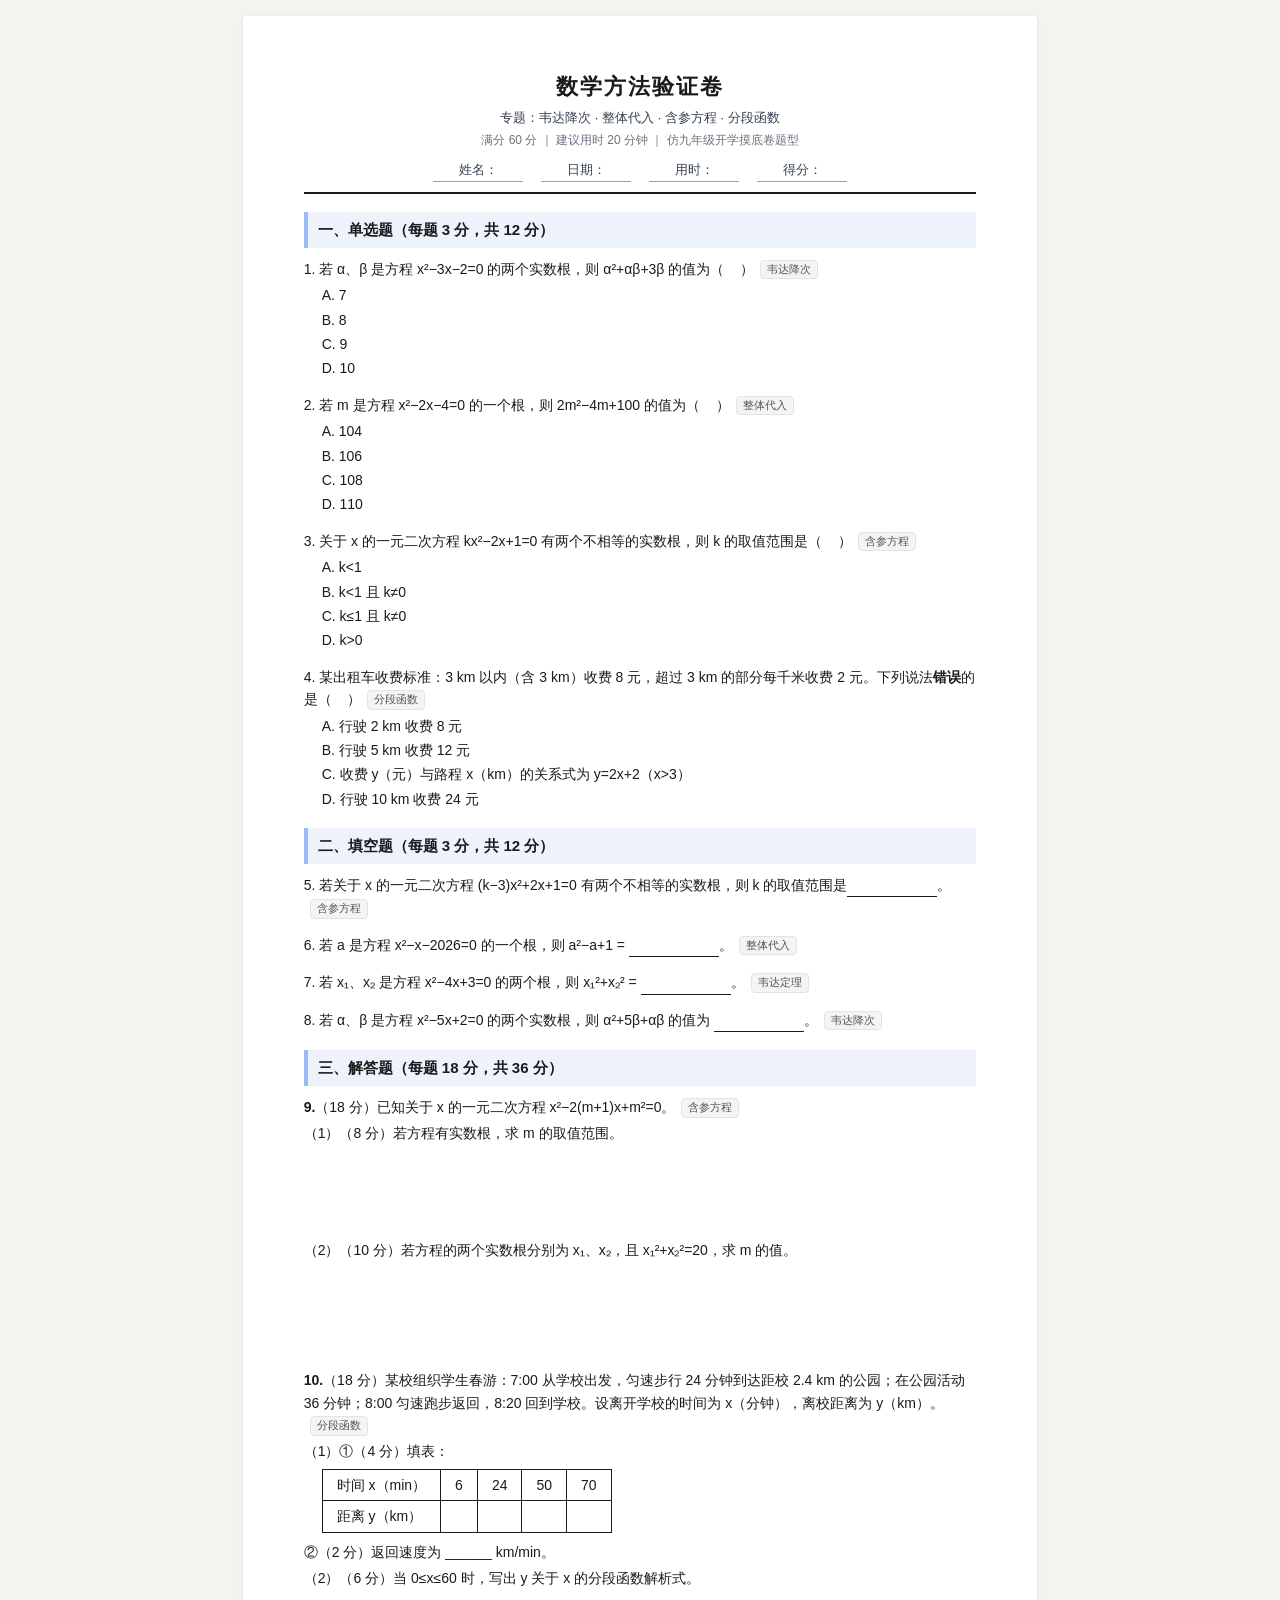
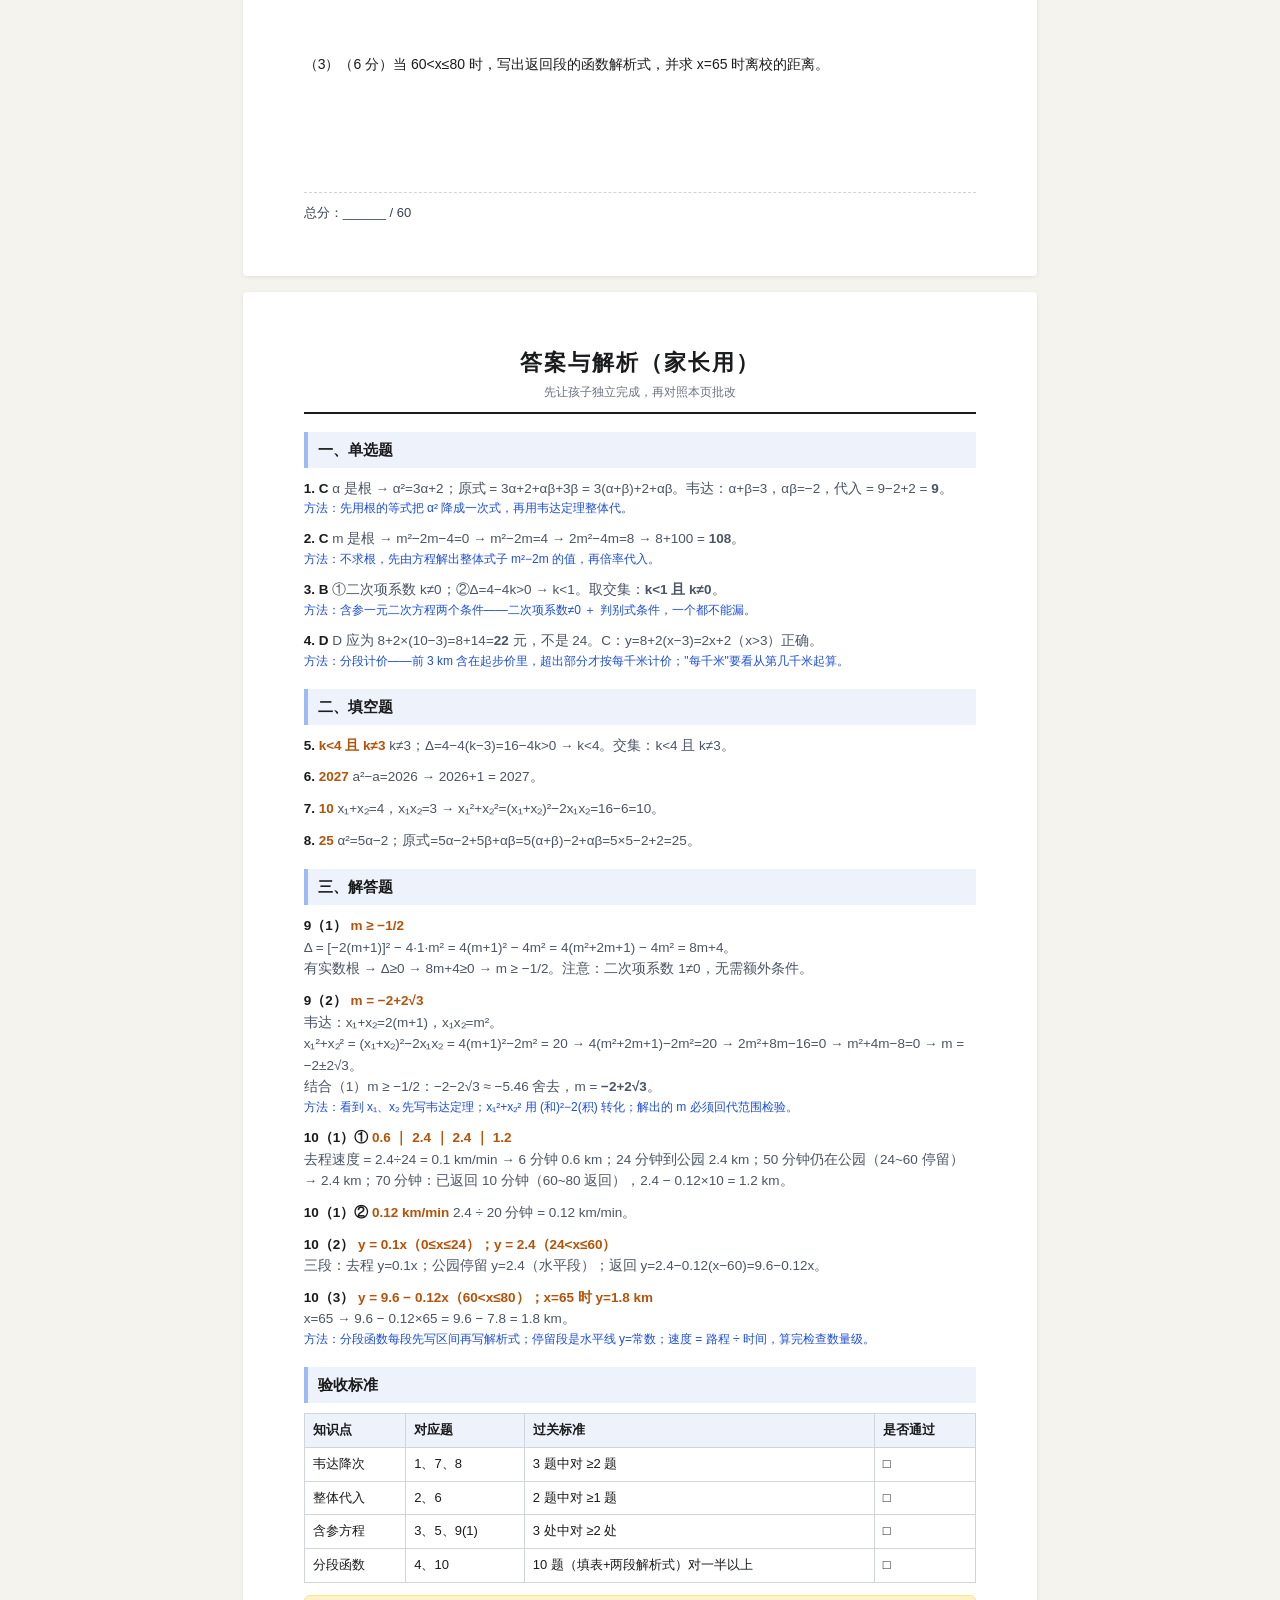
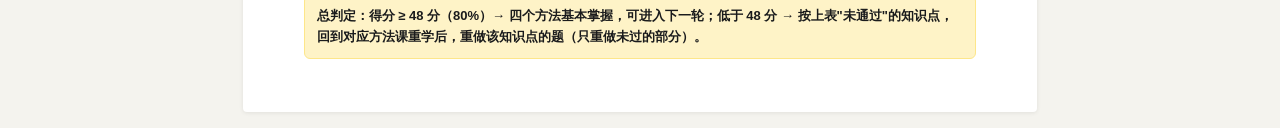
<file: 数学方法验证卷_四知识点.html>
<!DOCTYPE html>
<html lang="zh-CN">
<head>
<meta charset="UTF-8">
<meta name="viewport" content="width=device-width, initial-scale=1.0">
<title>数学方法验证卷 · 韦达降次 / 整体代入 / 含参方程 / 分段函数</title>
<style>
  * { box-sizing: border-box; margin: 0; padding: 0; }
  body {
    font-family: "Microsoft YaHei", "PingFang SC", "Segoe UI", Arial, sans-serif;
    color: #1A1B1C;
    background: #F4F3EE;
    line-height: 1.6;
  }
  .page {
    max-width: 210mm;
    margin: 16px auto;
    background: #FFFFFF;
    padding: 14mm 16mm;
    border-radius: 4px;
    box-shadow: 0 1px 4px rgba(0,0,0,0.08);
  }
  .page-break { page-break-before: always; }

  .header { text-align: center; border-bottom: 2px solid #1A1B1C; padding-bottom: 10px; }
  .header h1 { font-size: 22px; letter-spacing: 2px; }
  .header .sub { font-size: 13px; color: #374151; margin-top: 4px; }
  .header .meta { font-size: 12px; color: #6B7280; margin-top: 2px; }
  .info {
    margin-top: 10px;
    font-size: 13px;
    display: flex;
    gap: 18px;
    flex-wrap: wrap;
    justify-content: center;
    color: #374151;
  }
  .info span { border-bottom: 1px solid #9CA3AF; display: inline-block; min-width: 90px; }

  .section { margin-top: 18px; }
  .section h2 {
    font-size: 15px;
    background: #EEF2FB;
    padding: 6px 10px;
    border-left: 4px solid #9BBBF4;
    margin-bottom: 10px;
  }
  .q { margin-bottom: 14px; font-size: 14px; }
  .q .stem { margin-bottom: 4px; }
  .q .options { padding-left: 18px; }
  .q .options div { margin: 2px 0; }
  .blank { display: inline-block; min-width: 90px; border-bottom: 1px solid #1A1B1C; }
  .answer-space { min-height: 90px; }
  .answer-space-sm { min-height: 60px; }
  .note { font-size: 12px; color: #6B7280; margin-top: 2px; }
  .tag {
    display: inline-block; font-size: 11px; color: #555;
    background: #F3F4F6; border: 1px solid #E4E3DD; border-radius: 4px;
    padding: 0 6px; margin-left: 6px; vertical-align: 1px;
  }
  .score-line { margin-top: 22px; border-top: 1px dashed #D1D5DB; padding-top: 10px; font-size: 13px; color: #374151; }

  /* 答案页 */
  .ans h2 { margin-top: 16px; }
  .ans-item { margin-bottom: 10px; font-size: 13.5px; }
  .ans-item .a { color: #B45309; font-weight: 600; }
  .ans-item .exp { color: #4B5563; }
  .ans-item .method { color: #1D4ED8; font-size: 12px; }
  table.criteria {
    width: 100%; border-collapse: collapse; margin-top: 8px; font-size: 13px;
  }
  table.criteria th, table.criteria td {
    border: 1px solid #D1D5DB; padding: 6px 8px; text-align: left;
  }
  table.criteria th { background: #EEF2FB; }
  .verdict { margin-top: 12px; background: #FEF3C7; border: 1px solid #FDE68A; border-radius: 6px; padding: 10px 12px; font-size: 13px; }

  @media print {
    body { background: #FFFFFF; }
    .page { box-shadow: none; margin: 0 auto; max-width: none; }
    .page-break { page-break-before: always; }
  }
</style>
</head>
<body>

<!-- ============ 题目卷 ============ -->
<div class="page">
  <div class="header">
    <h1>数学方法验证卷</h1>
    <div class="sub">专题：韦达降次 · 整体代入 · 含参方程 · 分段函数</div>
    <div class="meta">满分 60 分 ｜ 建议用时 20 分钟 ｜ 仿九年级开学摸底卷题型</div>
    <div class="info">
      <span>姓名：</span><span>日期：</span><span>用时：</span><span>得分：</span>
    </div>
  </div>

  <div class="section">
    <h2>一、单选题（每题 3 分，共 12 分）</h2>

    <div class="q">
      <div class="stem">1. 若 α、β 是方程 x²−3x−2=0 的两个实数根，则 α²+αβ+3β 的值为（&nbsp;&nbsp;&nbsp;&nbsp;）<span class="tag">韦达降次</span></div>
      <div class="options">
        <div>A. 7</div><div>B. 8</div><div>C. 9</div><div>D. 10</div>
      </div>
    </div>

    <div class="q">
      <div class="stem">2. 若 m 是方程 x²−2x−4=0 的一个根，则 2m²−4m+100 的值为（&nbsp;&nbsp;&nbsp;&nbsp;）<span class="tag">整体代入</span></div>
      <div class="options">
        <div>A. 104</div><div>B. 106</div><div>C. 108</div><div>D. 110</div>
      </div>
    </div>

    <div class="q">
      <div class="stem">3. 关于 x 的一元二次方程 kx²−2x+1=0 有两个不相等的实数根，则 k 的取值范围是（&nbsp;&nbsp;&nbsp;&nbsp;）<span class="tag">含参方程</span></div>
      <div class="options">
        <div>A. k&lt;1</div><div>B. k&lt;1 且 k≠0</div><div>C. k≤1 且 k≠0</div><div>D. k&gt;0</div>
      </div>
    </div>

    <div class="q">
      <div class="stem">4. 某出租车收费标准：3 km 以内（含 3 km）收费 8 元，超过 3 km 的部分每千米收费 2 元。下列说法<b>错误</b>的是（&nbsp;&nbsp;&nbsp;&nbsp;）<span class="tag">分段函数</span></div>
      <div class="options">
        <div>A. 行驶 2 km 收费 8 元</div>
        <div>B. 行驶 5 km 收费 12 元</div>
        <div>C. 收费 y（元）与路程 x（km）的关系式为 y=2x+2（x&gt;3）</div>
        <div>D. 行驶 10 km 收费 24 元</div>
      </div>
    </div>
  </div>

  <div class="section">
    <h2>二、填空题（每题 3 分，共 12 分）</h2>

    <div class="q">
      <div class="stem">5. 若关于 x 的一元二次方程 (k−3)x²+2x+1=0 有两个不相等的实数根，则 k 的取值范围是<span class="blank">&nbsp;</span>。<span class="tag">含参方程</span></div>
    </div>

    <div class="q">
      <div class="stem">6. 若 a 是方程 x²−x−2026=0 的一个根，则 a²−a+1 = <span class="blank">&nbsp;</span>。<span class="tag">整体代入</span></div>
    </div>

    <div class="q">
      <div class="stem">7. 若 x₁、x₂ 是方程 x²−4x+3=0 的两个根，则 x₁²+x₂² = <span class="blank">&nbsp;</span>。<span class="tag">韦达定理</span></div>
    </div>

    <div class="q">
      <div class="stem">8. 若 α、β 是方程 x²−5x+2=0 的两个实数根，则 α²+5β+αβ 的值为 <span class="blank">&nbsp;</span>。<span class="tag">韦达降次</span></div>
    </div>
  </div>

  <div class="section">
    <h2>三、解答题（每题 18 分，共 36 分）</h2>

    <div class="q">
      <div class="stem"><b>9.</b>（18 分）已知关于 x 的一元二次方程 x²−2(m+1)x+m²=0。<span class="tag">含参方程</span></div>
      <div class="stem">（1）（8 分）若方程有实数根，求 m 的取值范围。</div>
      <div class="answer-space"></div>
      <div class="stem">（2）（10 分）若方程的两个实数根分别为 x₁、x₂，且 x₁²+x₂²=20，求 m 的值。</div>
      <div class="answer-space"></div>
    </div>

    <div class="q">
      <div class="stem"><b>10.</b>（18 分）某校组织学生春游：7:00 从学校出发，匀速步行 24 分钟到达距校 2.4 km 的公园；在公园活动 36 分钟；8:00 匀速跑步返回，8:20 回到学校。设离开学校的时间为 x（分钟），离校距离为 y（km）。<span class="tag">分段函数</span></div>
      <div class="stem">（1）①（4 分）填表：</div>
      <table style="border-collapse:collapse;margin:6px 0 8px 18px;font-size:14px;">
        <tr>
          <td style="border:1px solid #1A1B1C;padding:4px 14px;">时间 x（min）</td>
          <td style="border:1px solid #1A1B1C;padding:4px 14px;">6</td>
          <td style="border:1px solid #1A1B1C;padding:4px 14px;">24</td>
          <td style="border:1px solid #1A1B1C;padding:4px 14px;">50</td>
          <td style="border:1px solid #1A1B1C;padding:4px 14px;">70</td>
        </tr>
        <tr>
          <td style="border:1px solid #1A1B1C;padding:4px 14px;">距离 y（km）</td>
          <td style="border:1px solid #1A1B1C;padding:4px 14px;">&nbsp;</td>
          <td style="border:1px solid #1A1B1C;padding:4px 14px;">&nbsp;</td>
          <td style="border:1px solid #1A1B1C;padding:4px 14px;">&nbsp;</td>
          <td style="border:1px solid #1A1B1C;padding:4px 14px;">&nbsp;</td>
        </tr>
      </table>
      <div class="stem">②（2 分）返回速度为 ______ km/min。</div>
      <div class="stem">（2）（6 分）当 0≤x≤60 时，写出 y 关于 x 的分段函数解析式。</div>
      <div class="answer-space-sm"></div>
      <div class="stem">（3）（6 分）当 60&lt;x≤80 时，写出返回段的函数解析式，并求 x=65 时离校的距离。</div>
      <div class="answer-space"></div>
    </div>
  </div>

  <div class="score-line">总分：______ / 60</div>
</div>

<!-- ============ 答案与解析页 ============ -->
<div class="page page-break ans">
  <div class="header">
    <h1>答案与解析（家长用）</h1>
    <div class="meta">先让孩子独立完成，再对照本页批改</div>
  </div>

  <div class="section">
    <h2>一、单选题</h2>
    <div class="ans-item"><b>1. C</b> <span class="exp">α 是根 → α²=3α+2；原式 = 3α+2+αβ+3β = 3(α+β)+2+αβ。韦达：α+β=3，αβ=−2，代入 = 9−2+2 = <b>9</b>。</span><div class="method">方法：先用根的等式把 α² 降成一次式，再用韦达定理整体代。</div></div>
    <div class="ans-item"><b>2. C</b> <span class="exp">m 是根 → m²−2m−4=0 → m²−2m=4 → 2m²−4m=8 → 8+100 = <b>108</b>。</span><div class="method">方法：不求根，先由方程解出整体式子 m²−2m 的值，再倍率代入。</div></div>
    <div class="ans-item"><b>3. B</b> <span class="exp">①二次项系数 k≠0；②Δ=4−4k&gt;0 → k&lt;1。取交集：<b>k&lt;1 且 k≠0</b>。</span><div class="method">方法：含参一元二次方程两个条件——二次项系数≠0 ＋ 判别式条件，一个都不能漏。</div></div>
    <div class="ans-item"><b>4. D</b> <span class="exp">D 应为 8+2×(10−3)=8+14=<b>22</b> 元，不是 24。C：y=8+2(x−3)=2x+2（x&gt;3）正确。</span><div class="method">方法：分段计价——前 3 km 含在起步价里，超出部分才按每千米计价；"每千米"要看从第几千米起算。</div></div>
  </div>

  <div class="section">
    <h2>二、填空题</h2>
    <div class="ans-item"><b>5.</b> <span class="a">k&lt;4 且 k≠3</span> <span class="exp">k≠3；Δ=4−4(k−3)=16−4k&gt;0 → k&lt;4。交集：k&lt;4 且 k≠3。</span></div>
    <div class="ans-item"><b>6.</b> <span class="a">2027</span> <span class="exp">a²−a=2026 → 2026+1 = 2027。</span></div>
    <div class="ans-item"><b>7.</b> <span class="a">10</span> <span class="exp">x₁+x₂=4，x₁x₂=3 → x₁²+x₂²=(x₁+x₂)²−2x₁x₂=16−6=10。</span></div>
    <div class="ans-item"><b>8.</b> <span class="a">25</span> <span class="exp">α²=5α−2；原式=5α−2+5β+αβ=5(α+β)−2+αβ=5×5−2+2=25。</span></div>
  </div>

  <div class="section">
    <h2>三、解答题</h2>
    <div class="ans-item"><b>9（1）</b> <span class="a">m ≥ −1/2</span><br>
      <span class="exp">Δ = [−2(m+1)]² − 4·1·m² = 4(m+1)² − 4m² = 4(m²+2m+1) − 4m² = 8m+4。<br>有实数根 → Δ≥0 → 8m+4≥0 → m ≥ −1/2。注意：二次项系数 1≠0，无需额外条件。</span></div>
    <div class="ans-item"><b>9（2）</b> <span class="a">m = −2+2√3</span><br>
      <span class="exp">韦达：x₁+x₂=2(m+1)，x₁x₂=m²。<br>x₁²+x₂² = (x₁+x₂)²−2x₁x₂ = 4(m+1)²−2m² = 20 → 4(m²+2m+1)−2m²=20 → 2m²+8m−16=0 → m²+4m−8=0 → m = −2±2√3。<br>结合（1）m ≥ −1/2：−2−2√3 ≈ −5.46 舍去，m = <b>−2+2√3</b>。</span>
      <div class="method">方法：看到 x₁、x₂ 先写韦达定理；x₁²+x₂² 用 (和)²−2(积) 转化；解出的 m 必须回代范围检验。</div></div>
    <div class="ans-item"><b>10（1）①</b> <span class="a">0.6 ｜ 2.4 ｜ 2.4 ｜ 1.2</span><br>
      <span class="exp">去程速度 = 2.4÷24 = 0.1 km/min → 6 分钟 0.6 km；24 分钟到公园 2.4 km；50 分钟仍在公园（24~60 停留）→ 2.4 km；70 分钟：已返回 10 分钟（60~80 返回），2.4 − 0.12×10 = 1.2 km。</span></div>
    <div class="ans-item"><b>10（1）②</b> <span class="a">0.12 km/min</span> <span class="exp">2.4 ÷ 20 分钟 = 0.12 km/min。</span></div>
    <div class="ans-item"><b>10（2）</b> <span class="a">y = 0.1x（0≤x≤24）；y = 2.4（24&lt;x≤60）</span><br>
      <span class="exp">三段：去程 y=0.1x；公园停留 y=2.4（水平段）；返回 y=2.4−0.12(x−60)=9.6−0.12x。</span></div>
    <div class="ans-item"><b>10（3）</b> <span class="a">y = 9.6 − 0.12x（60&lt;x≤80）；x=65 时 y=1.8 km</span><br>
      <span class="exp">x=65 → 9.6 − 0.12×65 = 9.6 − 7.8 = 1.8 km。</span>
      <div class="method">方法：分段函数每段先写区间再写解析式；停留段是水平线 y=常数；速度 = 路程 ÷ 时间，算完检查数量级。</div></div>
  </div>

  <div class="section">
    <h2>验收标准</h2>
    <table class="criteria">
      <tr><th>知识点</th><th>对应题</th><th>过关标准</th><th>是否通过</th></tr>
      <tr><td>韦达降次</td><td>1、7、8</td><td>3 题中对 ≥2 题</td><td>□</td></tr>
      <tr><td>整体代入</td><td>2、6</td><td>2 题中对 ≥1 题</td><td>□</td></tr>
      <tr><td>含参方程</td><td>3、5、9(1)</td><td>3 处中对 ≥2 处</td><td>□</td></tr>
      <tr><td>分段函数</td><td>4、10</td><td>10 题（填表+两段解析式）对一半以上</td><td>□</td></tr>
    </table>
    <div class="verdict">
      <b>总判定：得分 ≥ 48 分（80%）→ 四个方法基本掌握，可进入下一轮；低于 48 分 → 按上表"未通过"的知识点，回到对应方法课重学后，重做该知识点的题（只重做未过的部分）。</b>
    </div>
  </div>
</div>

</body>
</html>
</file>
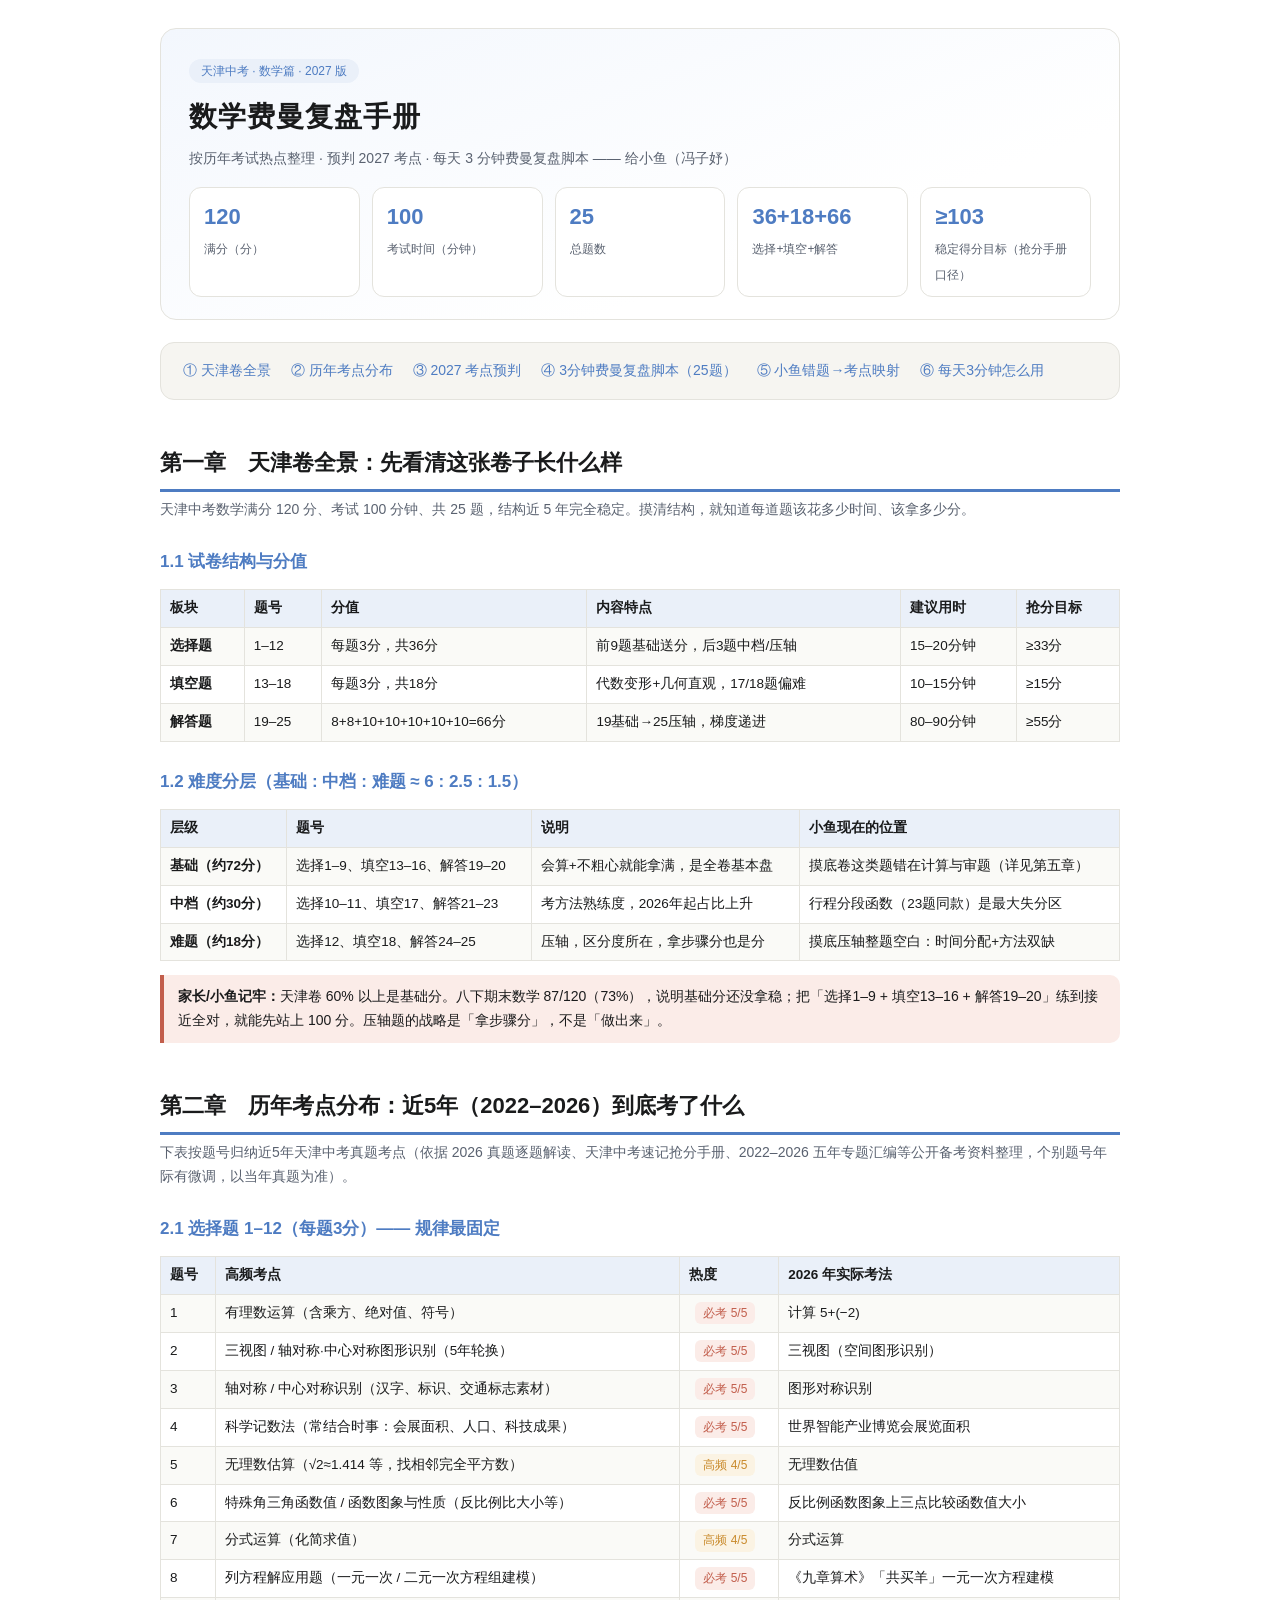
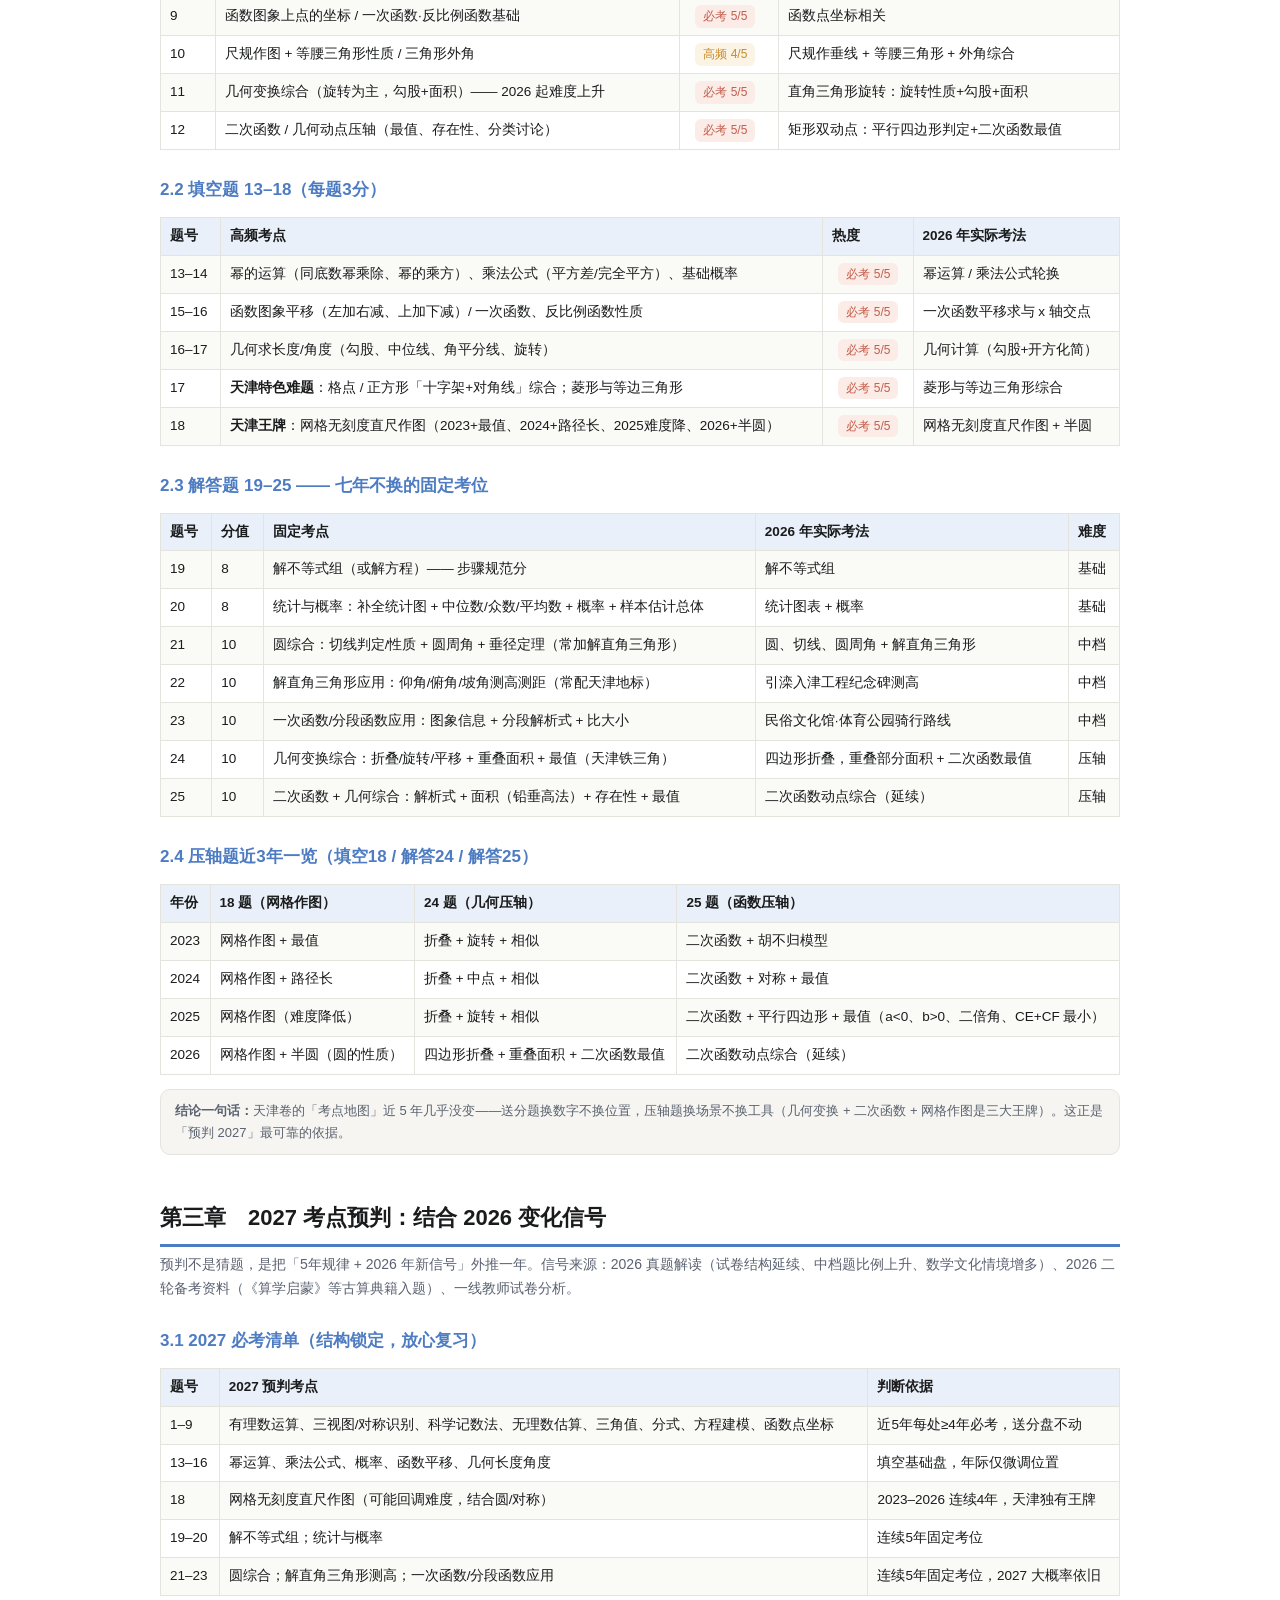
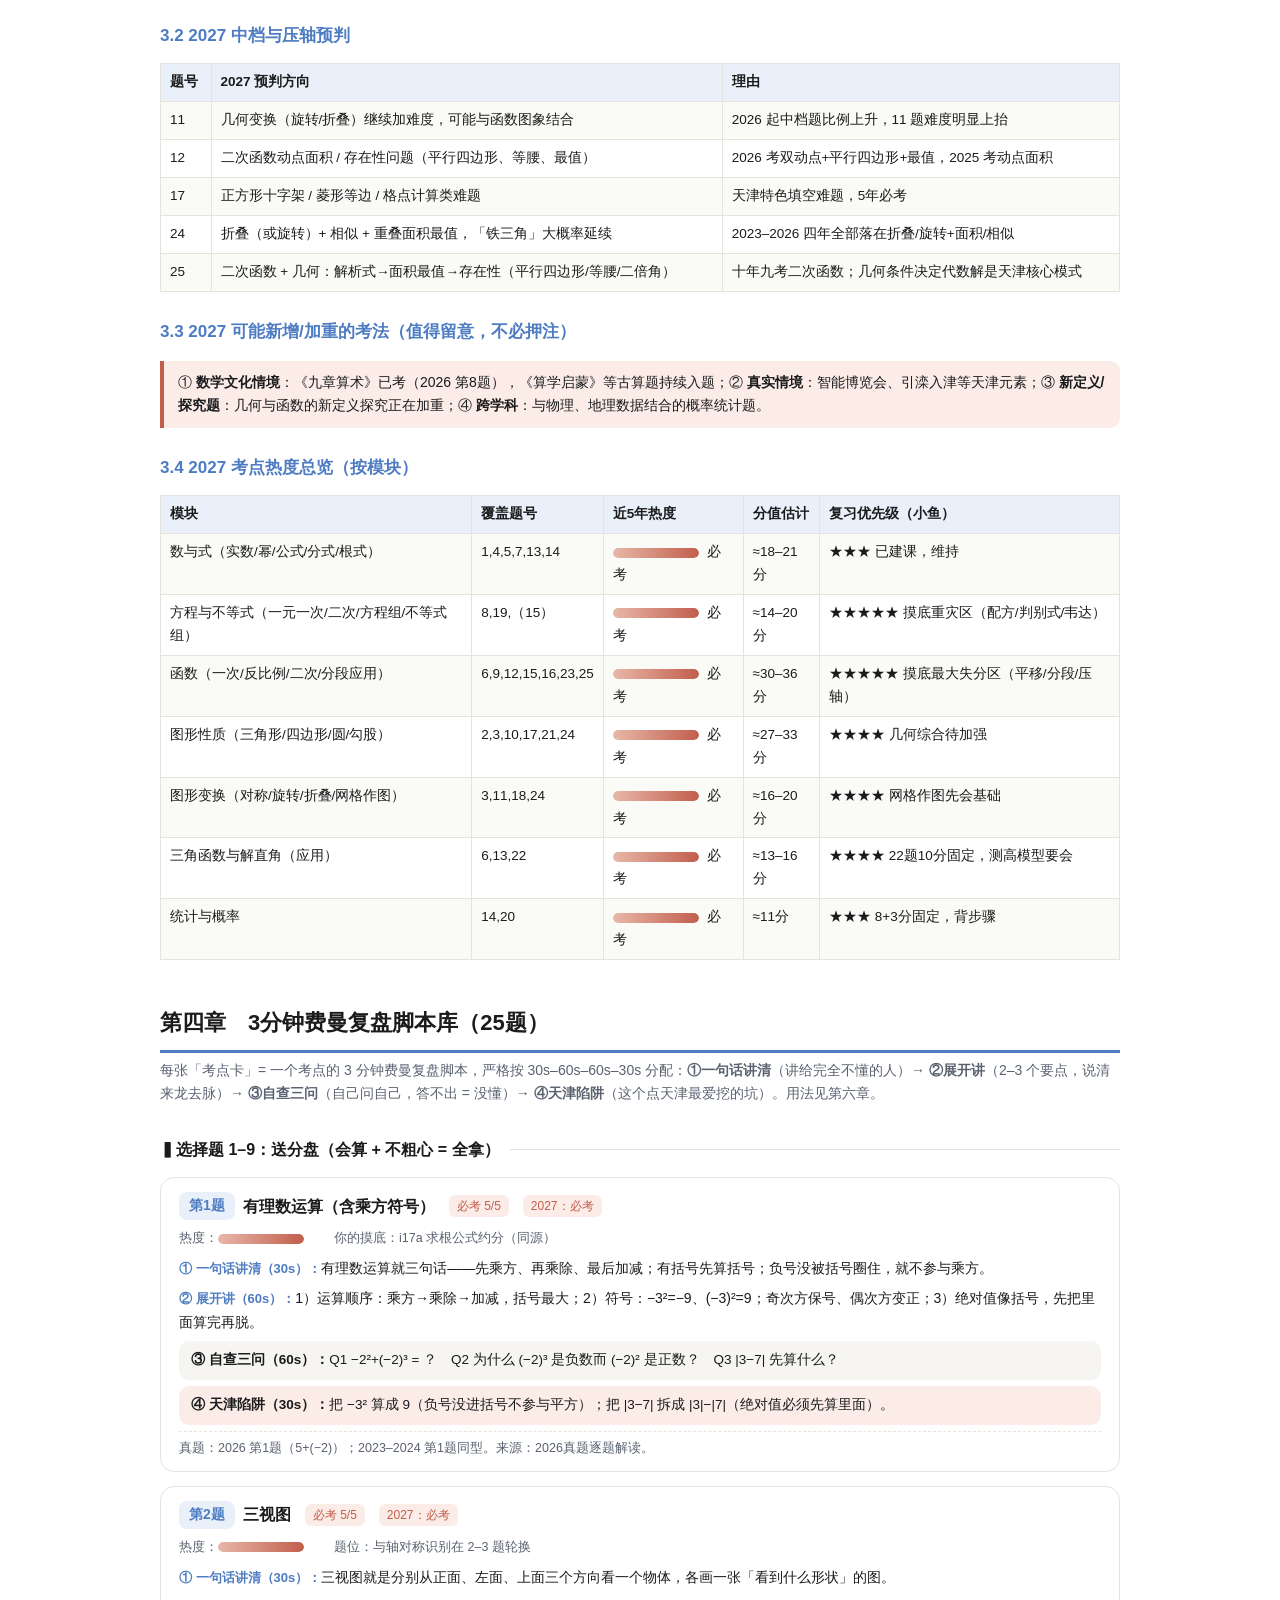
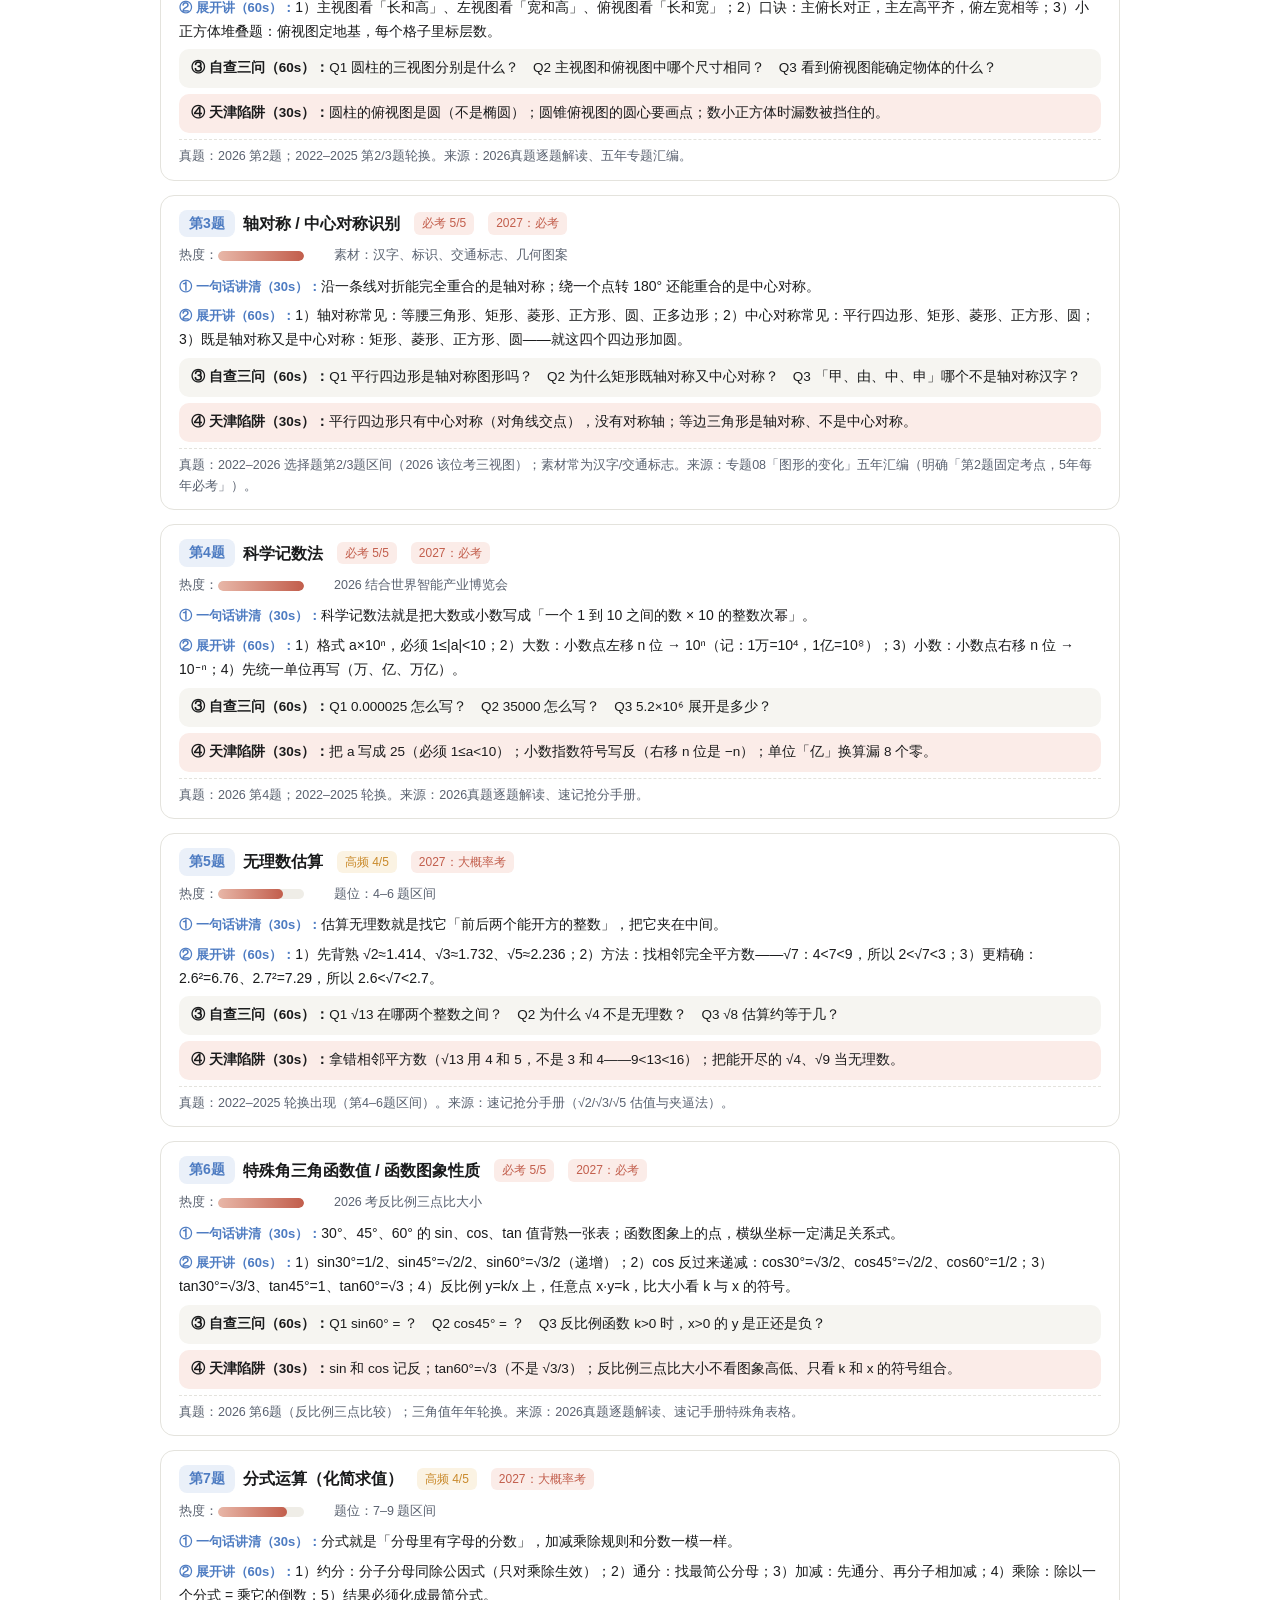
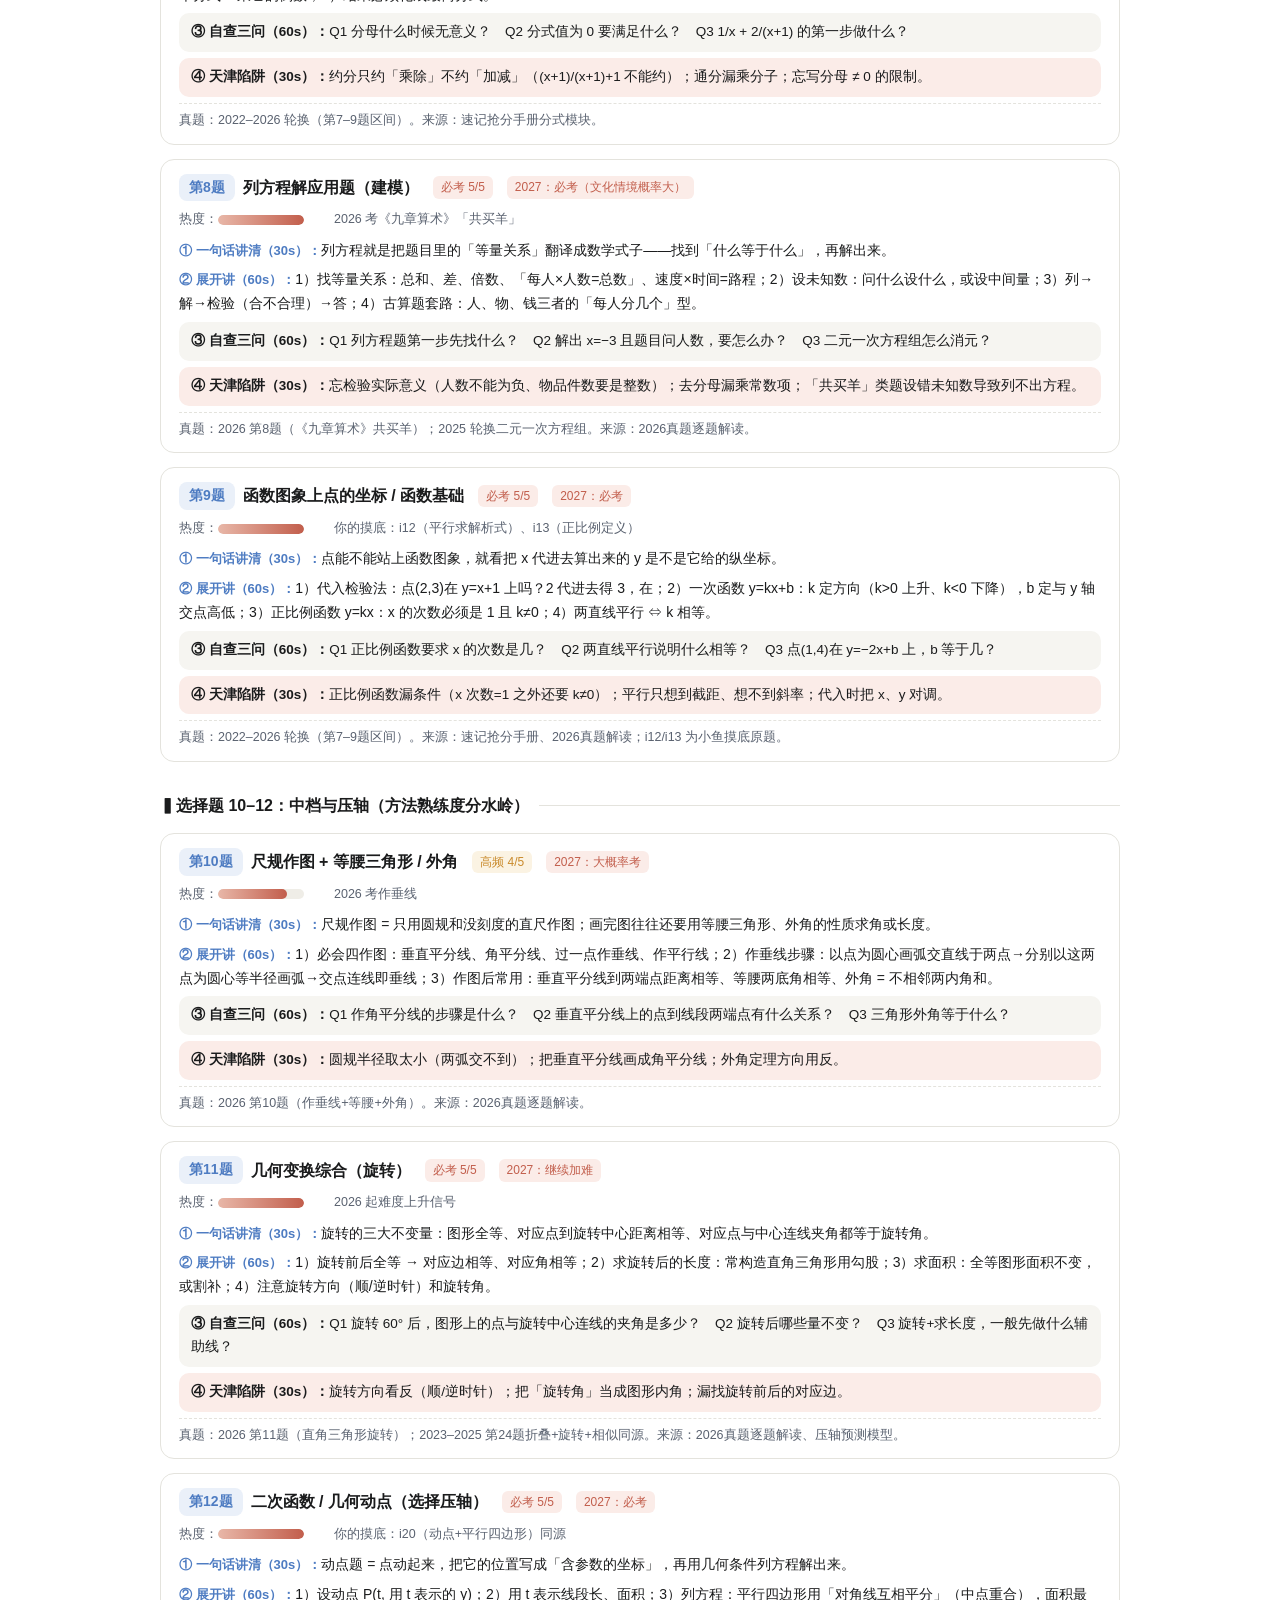
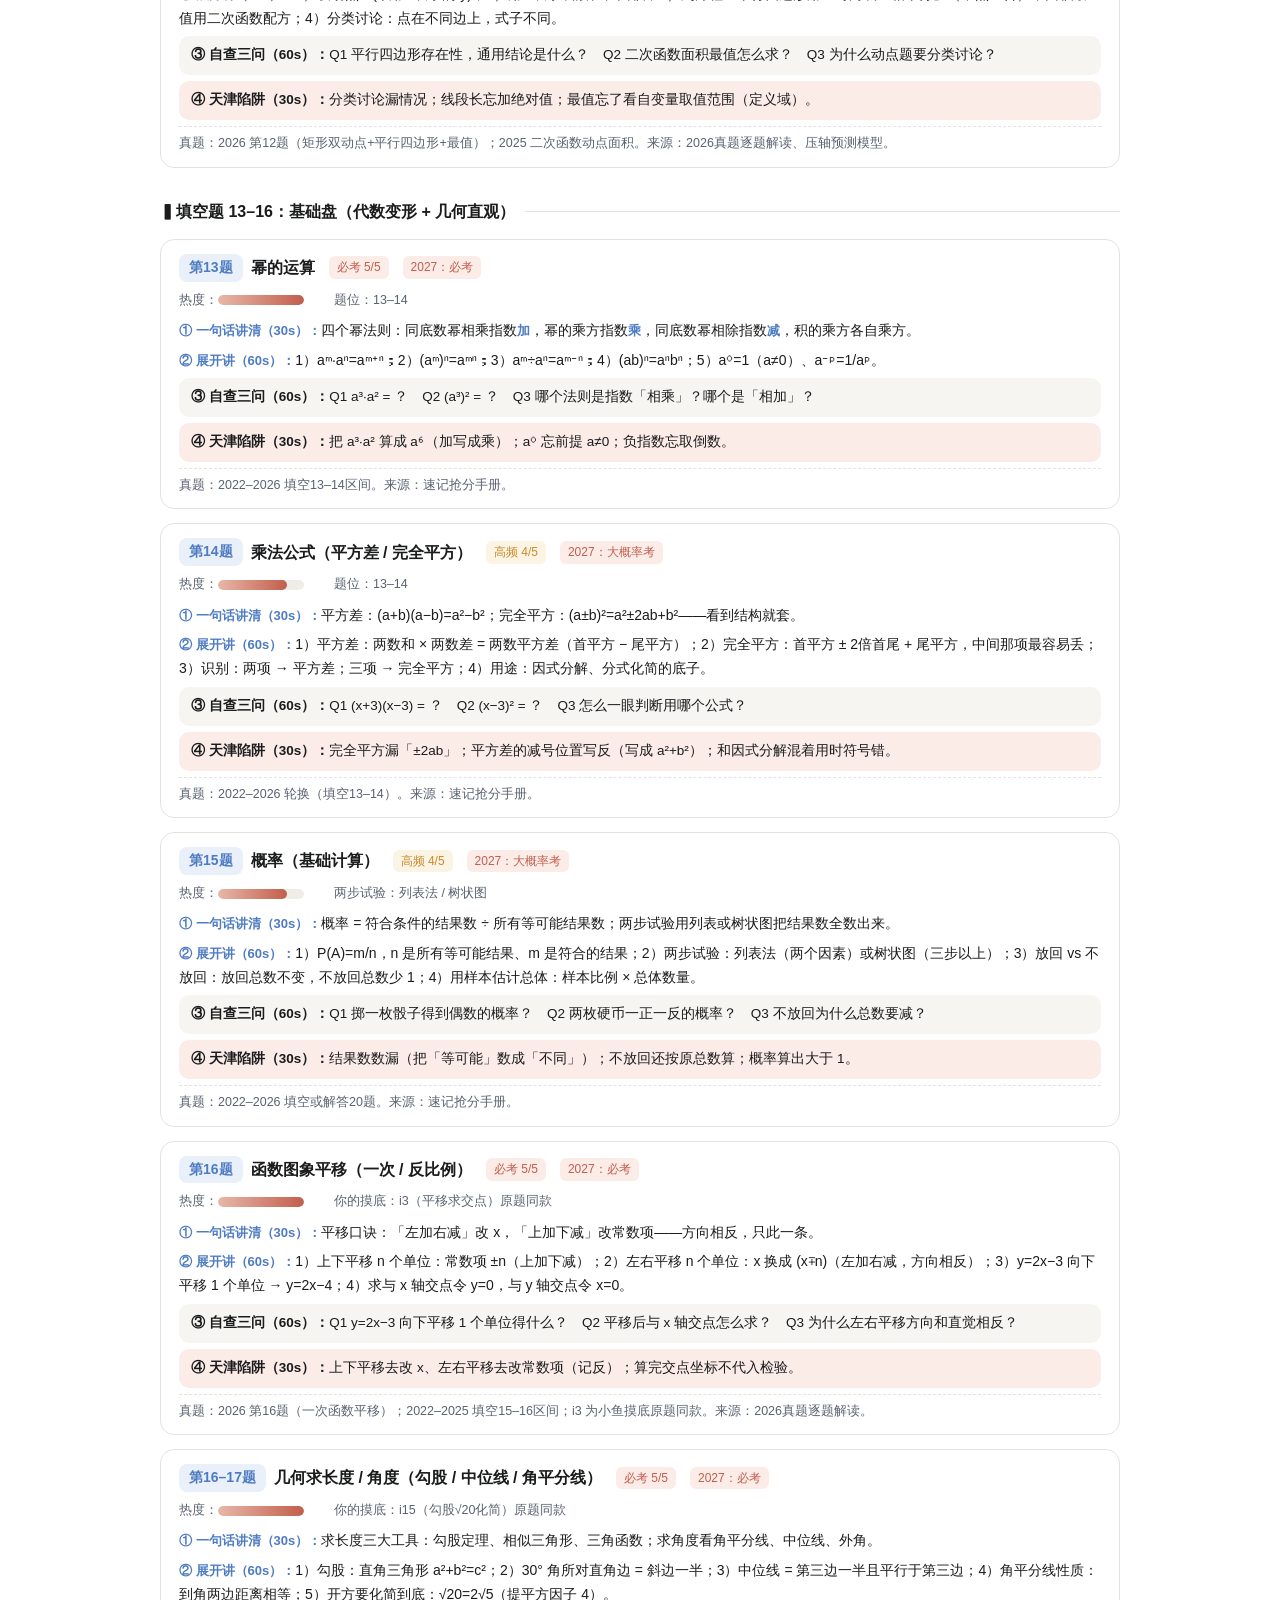
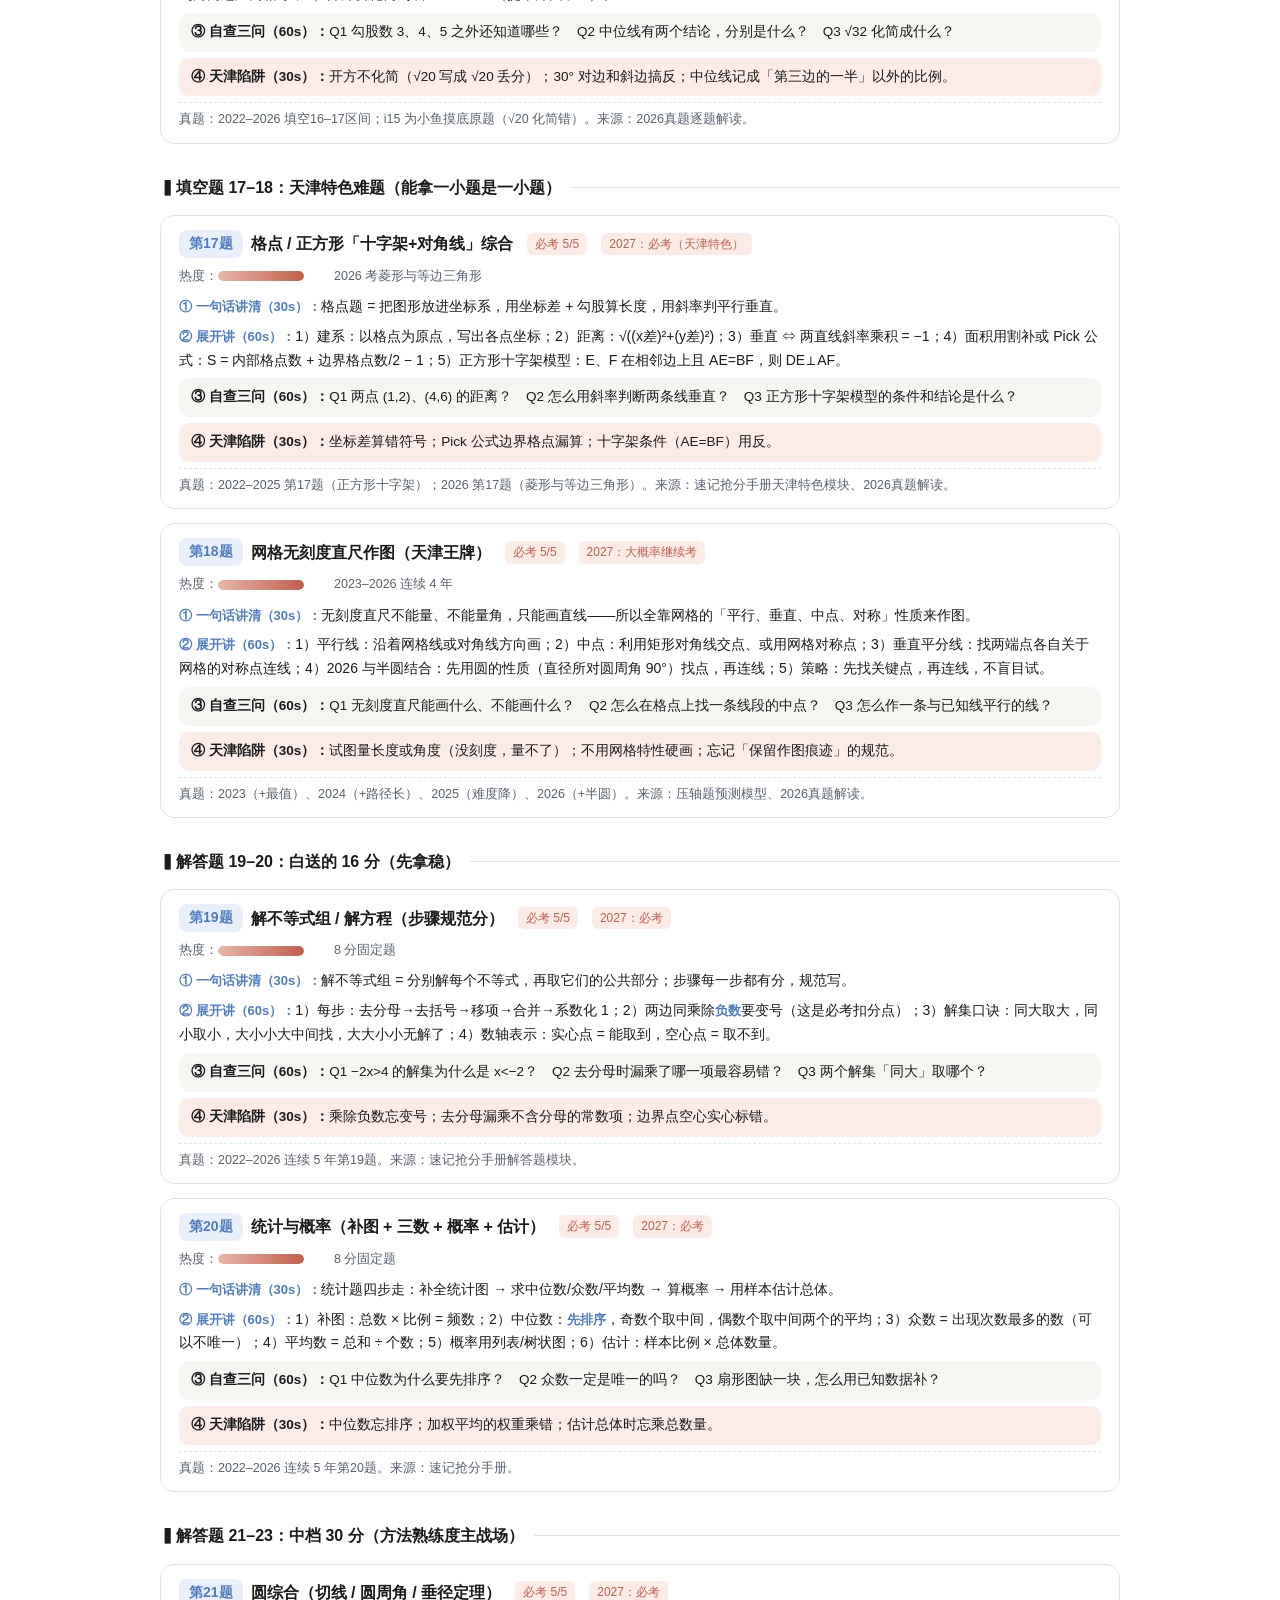
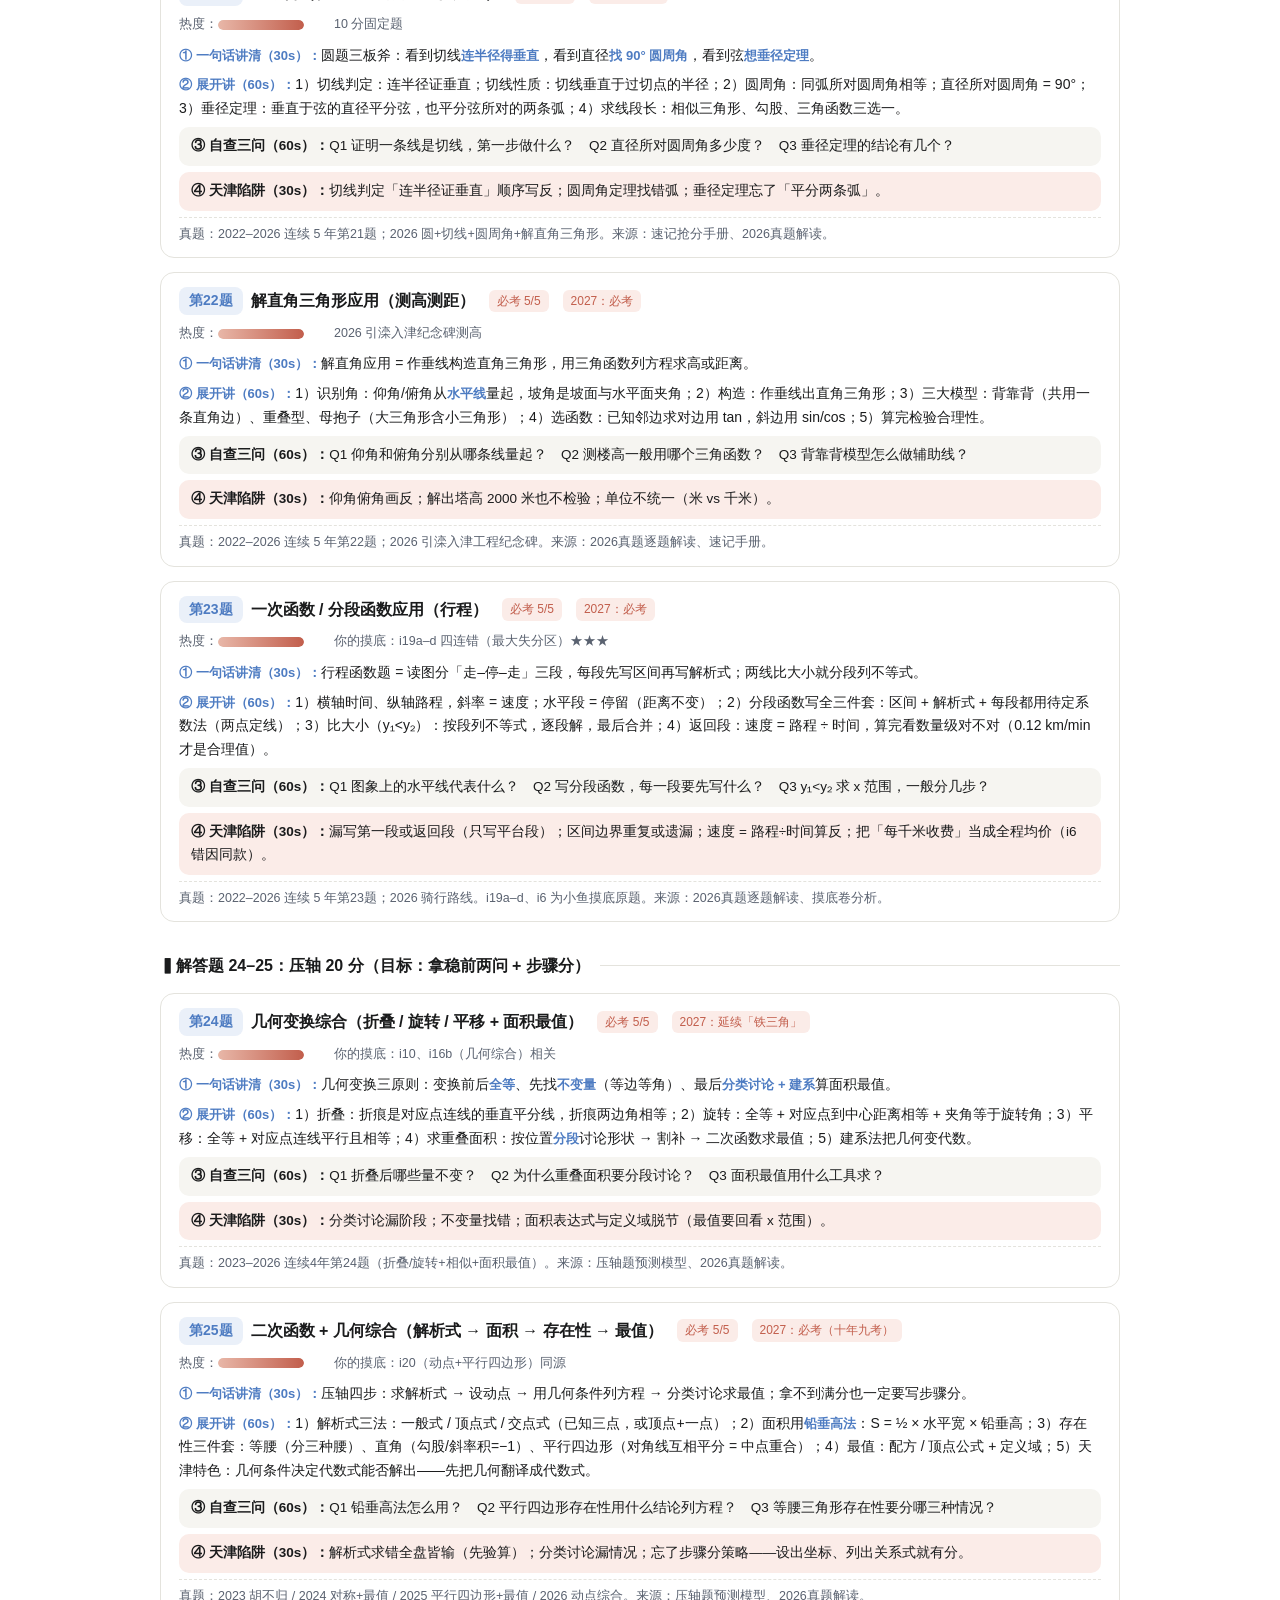
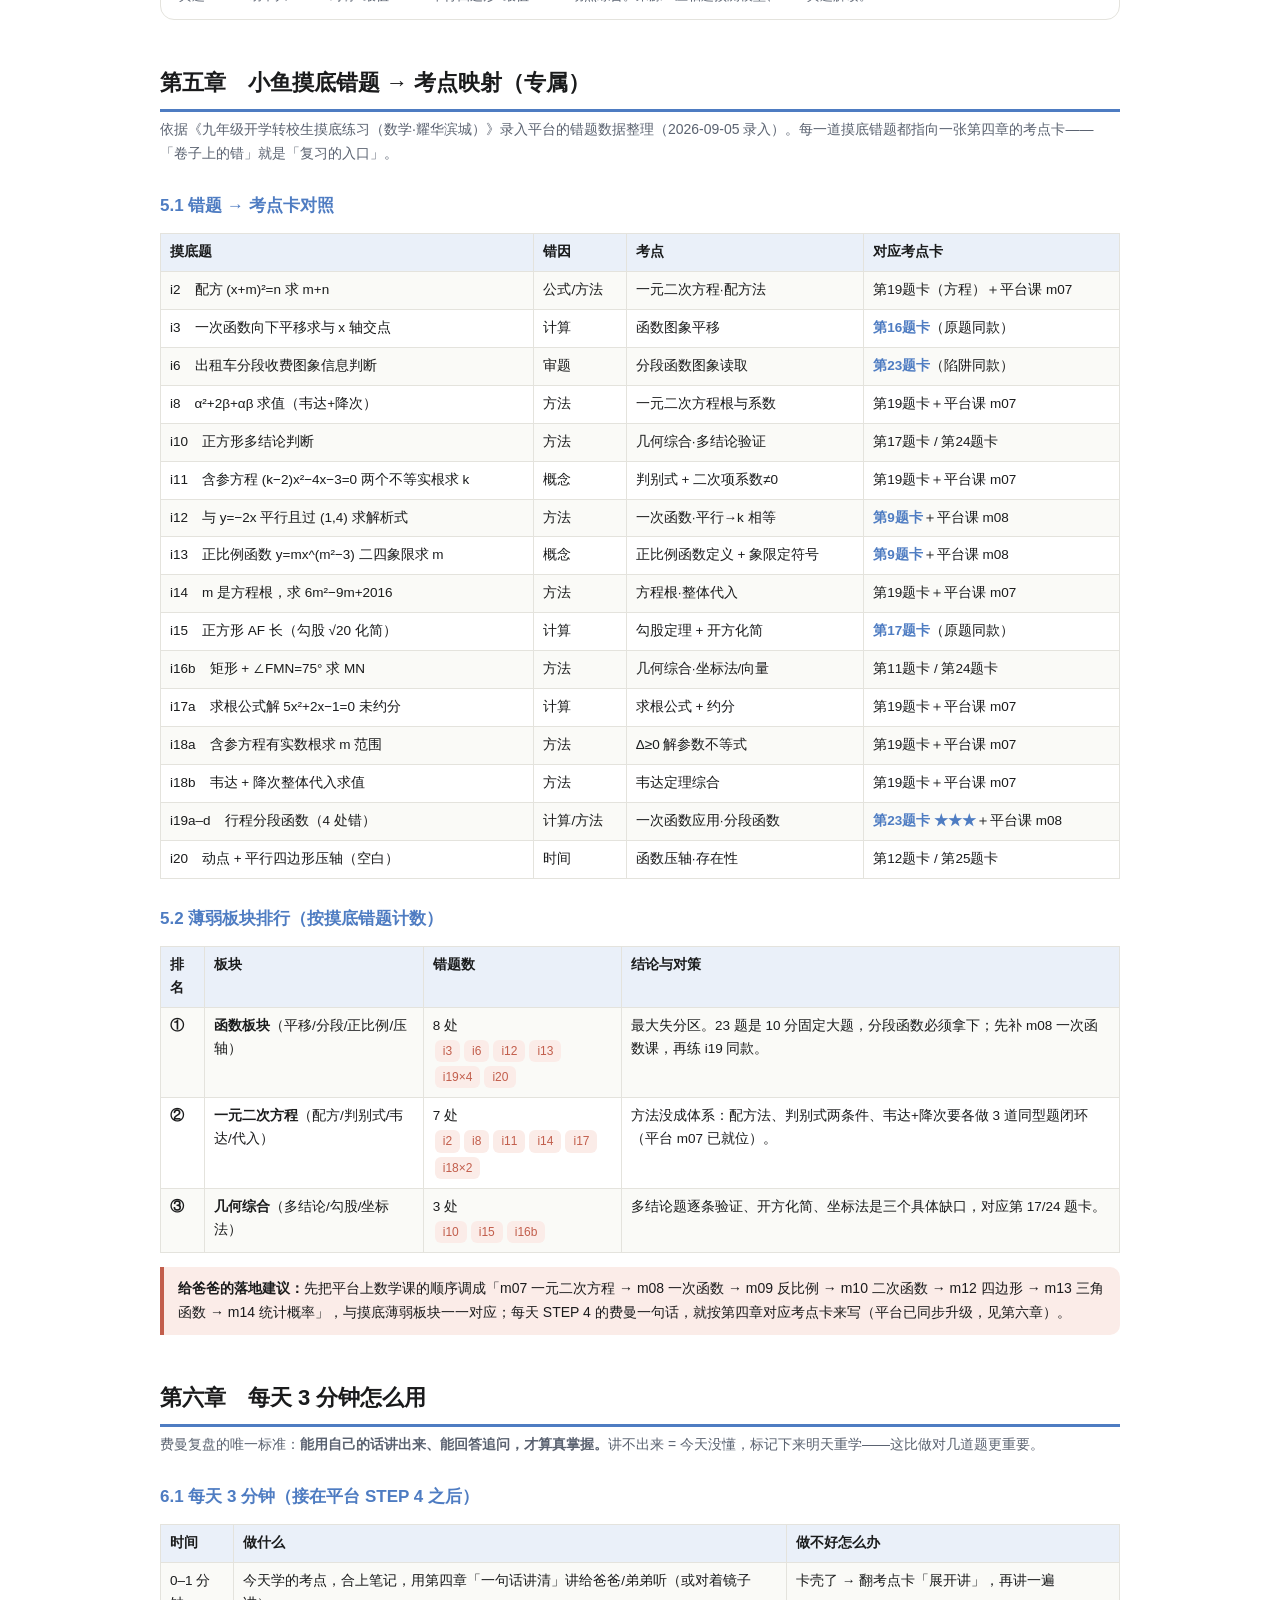
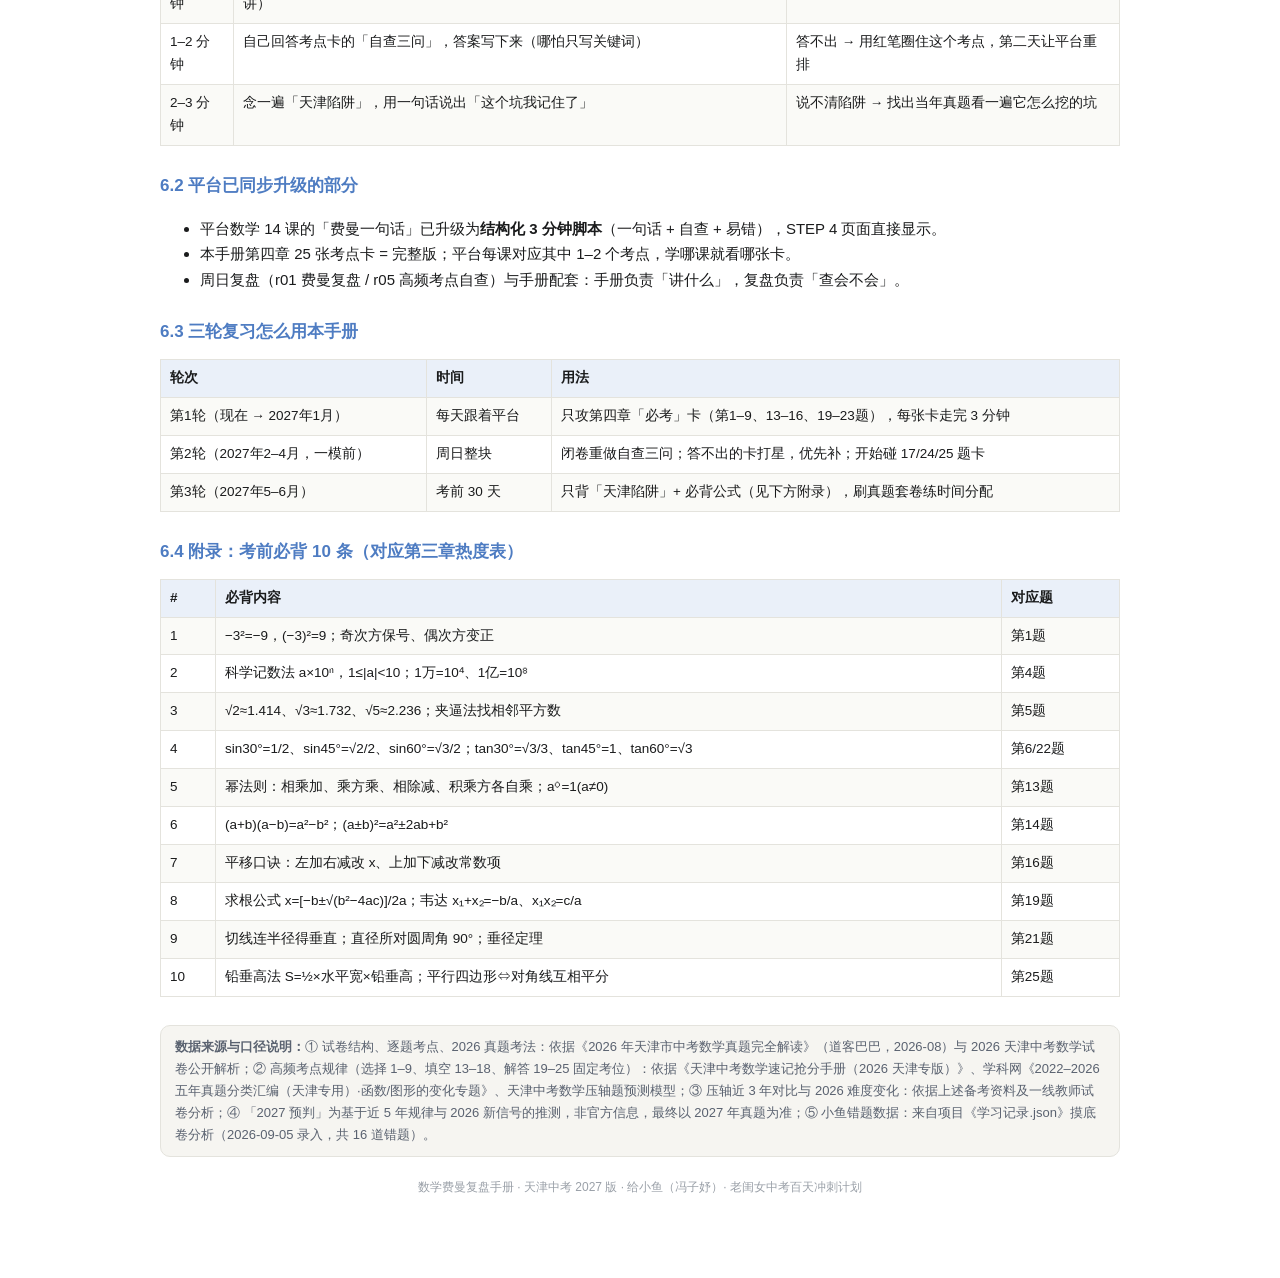
<file: 数学费曼复盘手册.html>
<!DOCTYPE html>
<html lang="zh-CN">
<head>
<meta charset="UTF-8">
<meta name="viewport" content="width=device-width, initial-scale=1.0">
<title>数学费曼复盘手册 · 天津中考数学（2027版）</title>
<style>
  :root{
    --ink:#1A1B1C; --sub:#5A6270; --line:#E4E3DD; --bg:#FFFFFF; --soft:#F6F5F1;
    --accent:#4E7CC2; --accent-soft:#EAF0F9; --hot:#C25E4C; --hot-soft:#FBEce8;
    --mid:#C98A2B; --mid-soft:#FBF3E3; --ok:#3E7C5A; --ok-soft:#E9F4EE;
  }
  *{box-sizing:border-box;}
  body{margin:0;background:var(--bg);color:var(--ink);
       font-family:"Microsoft YaHei","PingFang SC","Segoe UI",Arial,sans-serif;
       font-size:15px;line-height:1.7;}
  .wrap{max-width:1000px;margin:0 auto;padding:28px 20px 80px;}
  /* ---------- 头部 ---------- */
  .hero{border:1px solid var(--line);border-radius:16px;padding:28px 28px 22px;
        background:linear-gradient(160deg,#F3F7FD 0%,#FFFFFF 70%);}
  .hero .tag{display:inline-block;font-size:12px;color:var(--accent);
             background:var(--accent-soft);border-radius:20px;padding:2px 12px;margin-bottom:10px;}
  .hero h1{margin:0 0 6px;font-size:28px;letter-spacing:1px;}
  .hero .sub{color:var(--sub);font-size:14px;margin:0 0 16px;}
  .stats{display:flex;flex-wrap:wrap;gap:12px;}
  .stat{flex:1 1 130px;border:1px solid var(--line);border-radius:12px;padding:10px 14px;background:#fff;}
  .stat b{display:block;font-size:22px;color:var(--accent);}
  .stat span{font-size:12px;color:var(--sub);}
  /* ---------- 导航 ---------- */
  nav.toc{border:1px solid var(--line);border-radius:14px;padding:16px 22px;margin:22px 0;
          background:var(--soft);font-size:14px;}
  nav.toc a{color:var(--accent);text-decoration:none;margin-right:16px;white-space:nowrap;}
  nav.toc a:hover{text-decoration:underline;}
  /* ---------- 章节 ---------- */
  h2.sec{font-size:22px;margin:44px 0 6px;padding-bottom:8px;border-bottom:3px solid var(--accent);}
  h3{font-size:17px;margin:26px 0 8px;color:var(--accent);}
  p.lead{color:var(--sub);font-size:14px;margin-top:2px;}
  table{border-collapse:collapse;width:100%;font-size:13.5px;margin:12px 0;}
  th,td{border:1px solid var(--line);padding:7px 9px;text-align:left;vertical-align:top;}
  th{background:var(--accent-soft);color:var(--ink);font-weight:600;}
  tr:nth-child(even) td{background:#FAFAF7;}
  .tip{background:var(--hot-soft);border-left:4px solid var(--hot);padding:10px 14px;border-radius:0 10px 10px 0;
       font-size:14px;margin:14px 0;}
  .note{background:var(--soft);border:1px solid var(--line);border-radius:10px;padding:10px 14px;
        font-size:13px;color:var(--sub);margin:14px 0;}
  /* ---------- 热度条 ---------- */
  .hotbar{display:inline-block;width:86px;height:10px;background:#EFEDE7;border-radius:6px;vertical-align:middle;margin-right:8px;overflow:hidden;}
  .hotbar i{display:block;height:100%;border-radius:6px;background:linear-gradient(90deg,#E8B7A8,#C25E4C);}
  .lv{display:inline-block;font-size:12px;border-radius:6px;padding:1px 8px;margin-left:6px;}
  .lv-must{background:var(--hot-soft);color:var(--hot);}
  .lv-high{background:var(--mid-soft);color:var(--mid);}
  .lv-mid{background:var(--accent-soft);color:var(--accent);}
  /* ---------- 考点卡 ---------- */
  .card{border:1px solid var(--line);border-radius:14px;padding:14px 18px 12px;margin:14px 0;
        page-break-inside:avoid;break-inside:avoid;}
  .card .ch{display:flex;flex-wrap:wrap;align-items:center;gap:8px;margin-bottom:8px;}
  .card .ch .no{font-weight:700;color:var(--accent);background:var(--accent-soft);
                border-radius:8px;padding:2px 10px;font-size:14px;}
  .card .ch .nm{font-weight:700;font-size:16px;}
  .card .row{display:flex;flex-wrap:wrap;gap:8px 22px;font-size:12.5px;color:var(--sub);margin-bottom:8px;}
  .card .part{font-size:14px;margin:6px 0;}
  .card .part b{color:var(--accent);font-size:13px;}
  .card .ask{background:var(--soft);border-radius:10px;padding:8px 12px;font-size:13.5px;margin:6px 0;}
  .card .trap{background:var(--hot-soft);border-radius:10px;padding:8px 12px;font-size:13.5px;margin:6px 0;}
  .card .src{font-size:12.5px;color:var(--sub);margin-top:6px;border-top:1px dashed var(--line);padding-top:6px;}
  .grp{display:flex;align-items:center;gap:10px;margin:30px 0 4px;}
  .grp .bar{flex:1;height:1px;background:var(--line);}
  .grp b{font-size:16px;color:var(--ink);white-space:nowrap;}
  /* ---------- 弱项表 ---------- */
  .wk{display:inline-block;font-size:12px;border-radius:6px;padding:1px 8px;margin:2px 2px;background:var(--hot-soft);color:var(--hot);}
  .kmap td b{color:var(--accent);}
  /* ---------- 打印 ---------- */
  @media print{
    body{font-size:12.5px;}
    .wrap{max-width:none;padding:10px;}
    h2.sec{page-break-after:avoid;}
    .card{page-break-inside:avoid;}
    nav.toc{display:none;}
    .hero h1{font-size:22px;}
  }
  @media (max-width:640px){
    .wrap{padding:14px 10px 60px;}
    .hero{padding:18px 14px;}
    th,td{font-size:12px;padding:5px 6px;}
    .card{padding:12px;}
  }
</style>
</head>
<body>
<div class="wrap">

<div class="hero">
  <span class="tag">天津中考 · 数学篇 · 2027 版</span>
  <h1>数学费曼复盘手册</h1>
  <p class="sub">按历年考试热点整理 · 预判 2027 考点 · 每天 3 分钟费曼复盘脚本 —— 给小鱼（冯子妤）</p>
  <div class="stats">
    <div class="stat"><b>120</b><span>满分（分）</span></div>
    <div class="stat"><b>100</b><span>考试时间（分钟）</span></div>
    <div class="stat"><b>25</b><span>总题数</span></div>
    <div class="stat"><b>36+18+66</b><span>选择+填空+解答</span></div>
    <div class="stat"><b>≥103</b><span>稳定得分目标（抢分手册口径）</span></div>
  </div>
</div>

<nav class="toc">
  <a href="#s1">① 天津卷全景</a>
  <a href="#s2">② 历年考点分布</a>
  <a href="#s3">③ 2027 考点预判</a>
  <a href="#s4">④ 3分钟费曼复盘脚本（25题）</a>
  <a href="#s5">⑤ 小鱼错题→考点映射</a>
  <a href="#s6">⑥ 每天3分钟怎么用</a>
</nav>

<!-- ================= 第一章 ================= -->
<h2 class="sec" id="s1">第一章　天津卷全景：先看清这张卷子长什么样</h2>
<p class="lead">天津中考数学满分 120 分、考试 100 分钟、共 25 题，结构近 5 年完全稳定。摸清结构，就知道每道题该花多少时间、该拿多少分。</p>

<h3>1.1 试卷结构与分值</h3>
<table>
  <tr><th>板块</th><th>题号</th><th>分值</th><th>内容特点</th><th>建议用时</th><th>抢分目标</th></tr>
  <tr><td><b>选择题</b></td><td>1–12</td><td>每题3分，共36分</td><td>前9题基础送分，后3题中档/压轴</td><td>15–20分钟</td><td>≥33分</td></tr>
  <tr><td><b>填空题</b></td><td>13–18</td><td>每题3分，共18分</td><td>代数变形+几何直观，17/18题偏难</td><td>10–15分钟</td><td>≥15分</td></tr>
  <tr><td><b>解答题</b></td><td>19–25</td><td>8+8+10+10+10+10+10=66分</td><td>19基础→25压轴，梯度递进</td><td>80–90分钟</td><td>≥55分</td></tr>
</table>

<h3>1.2 难度分层（基础 : 中档 : 难题 ≈ 6 : 2.5 : 1.5）</h3>
<table>
  <tr><th>层级</th><th>题号</th><th>说明</th><th>小鱼现在的位置</th></tr>
  <tr><td><b>基础（约72分）</b></td><td>选择1–9、填空13–16、解答19–20</td><td>会算+不粗心就能拿满，是全卷基本盘</td><td>摸底卷这类题错在计算与审题（详见第五章）</td></tr>
  <tr><td><b>中档（约30分）</b></td><td>选择10–11、填空17、解答21–23</td><td>考方法熟练度，2026年起占比上升</td><td>行程分段函数（23题同款）是最大失分区</td></tr>
  <tr><td><b>难题（约18分）</b></td><td>选择12、填空18、解答24–25</td><td>压轴，区分度所在，拿步骤分也是分</td><td>摸底压轴整题空白：时间分配+方法双缺</td></tr>
</table>

<div class="tip"><b>家长/小鱼记牢：</b>天津卷 60% 以上是基础分。八下期末数学 87/120（73%），说明基础分还没拿稳；把「选择1–9 + 填空13–16 + 解答19–20」练到接近全对，就能先站上 100 分。压轴题的战略是「拿步骤分」，不是「做出来」。</div>

<!-- ================= 第二章 ================= -->
<h2 class="sec" id="s2">第二章　历年考点分布：近5年（2022–2026）到底考了什么</h2>
<p class="lead">下表按题号归纳近5年天津中考真题考点（依据 2026 真题逐题解读、天津中考速记抢分手册、2022–2026 五年专题汇编等公开备考资料整理，个别题号年际有微调，以当年真题为准）。</p>

<h3>2.1 选择题 1–12（每题3分）—— 规律最固定</h3>
<table>
  <tr><th>题号</th><th>高频考点</th><th>热度</th><th>2026 年实际考法</th></tr>
  <tr><td>1</td><td>有理数运算（含乘方、绝对值、符号）</td><td><span class="lv lv-must">必考 5/5</span></td><td>计算 5+(−2)</td></tr>
  <tr><td>2</td><td>三视图 / 轴对称·中心对称图形识别（5年轮换）</td><td><span class="lv lv-must">必考 5/5</span></td><td>三视图（空间图形识别）</td></tr>
  <tr><td>3</td><td>轴对称 / 中心对称识别（汉字、标识、交通标志素材）</td><td><span class="lv lv-must">必考 5/5</span></td><td>图形对称识别</td></tr>
  <tr><td>4</td><td>科学记数法（常结合时事：会展面积、人口、科技成果）</td><td><span class="lv lv-must">必考 5/5</span></td><td>世界智能产业博览会展览面积</td></tr>
  <tr><td>5</td><td>无理数估算（√2≈1.414 等，找相邻完全平方数）</td><td><span class="lv lv-high">高频 4/5</span></td><td>无理数估值</td></tr>
  <tr><td>6</td><td>特殊角三角函数值 / 函数图象与性质（反比例比大小等）</td><td><span class="lv lv-must">必考 5/5</span></td><td>反比例函数图象上三点比较函数值大小</td></tr>
  <tr><td>7</td><td>分式运算（化简求值）</td><td><span class="lv lv-high">高频 4/5</span></td><td>分式运算</td></tr>
  <tr><td>8</td><td>列方程解应用题（一元一次 / 二元一次方程组建模）</td><td><span class="lv lv-must">必考 5/5</span></td><td>《九章算术》「共买羊」一元一次方程建模</td></tr>
  <tr><td>9</td><td>函数图象上点的坐标 / 一次函数·反比例函数基础</td><td><span class="lv lv-must">必考 5/5</span></td><td>函数点坐标相关</td></tr>
  <tr><td>10</td><td>尺规作图 + 等腰三角形性质 / 三角形外角</td><td><span class="lv lv-high">高频 4/5</span></td><td>尺规作垂线 + 等腰三角形 + 外角综合</td></tr>
  <tr><td>11</td><td>几何变换综合（旋转为主，勾股+面积）—— 2026 起难度上升</td><td><span class="lv lv-must">必考 5/5</span></td><td>直角三角形旋转：旋转性质+勾股+面积</td></tr>
  <tr><td>12</td><td>二次函数 / 几何动点压轴（最值、存在性、分类讨论）</td><td><span class="lv lv-must">必考 5/5</span></td><td>矩形双动点：平行四边形判定+二次函数最值</td></tr>
</table>

<h3>2.2 填空题 13–18（每题3分）</h3>
<table>
  <tr><th>题号</th><th>高频考点</th><th>热度</th><th>2026 年实际考法</th></tr>
  <tr><td>13–14</td><td>幂的运算（同底数幂乘除、幂的乘方）、乘法公式（平方差/完全平方）、基础概率</td><td><span class="lv lv-must">必考 5/5</span></td><td>幂运算 / 乘法公式轮换</td></tr>
  <tr><td>15–16</td><td>函数图象平移（左加右减、上加下减）/ 一次函数、反比例函数性质</td><td><span class="lv lv-must">必考 5/5</span></td><td>一次函数平移求与 x 轴交点</td></tr>
  <tr><td>16–17</td><td>几何求长度/角度（勾股、中位线、角平分线、旋转）</td><td><span class="lv lv-must">必考 5/5</span></td><td>几何计算（勾股+开方化简）</td></tr>
  <tr><td>17</td><td><b>天津特色难题</b>：格点 / 正方形「十字架+对角线」综合；菱形与等边三角形</td><td><span class="lv lv-must">必考 5/5</span></td><td>菱形与等边三角形综合</td></tr>
  <tr><td>18</td><td><b>天津王牌</b>：网格无刻度直尺作图（2023+最值、2024+路径长、2025难度降、2026+半圆）</td><td><span class="lv lv-must">必考 5/5</span></td><td>网格无刻度直尺作图 + 半圆</td></tr>
</table>

<h3>2.3 解答题 19–25 —— 七年不换的固定考位</h3>
<table>
  <tr><th>题号</th><th>分值</th><th>固定考点</th><th>2026 年实际考法</th><th>难度</th></tr>
  <tr><td>19</td><td>8</td><td>解不等式组（或解方程）—— 步骤规范分</td><td>解不等式组</td><td>基础</td></tr>
  <tr><td>20</td><td>8</td><td>统计与概率：补全统计图 + 中位数/众数/平均数 + 概率 + 样本估计总体</td><td>统计图表 + 概率</td><td>基础</td></tr>
  <tr><td>21</td><td>10</td><td>圆综合：切线判定/性质 + 圆周角 + 垂径定理（常加解直角三角形）</td><td>圆、切线、圆周角 + 解直角三角形</td><td>中档</td></tr>
  <tr><td>22</td><td>10</td><td>解直角三角形应用：仰角/俯角/坡角测高测距（常配天津地标）</td><td>引滦入津工程纪念碑测高</td><td>中档</td></tr>
  <tr><td>23</td><td>10</td><td>一次函数/分段函数应用：图象信息 + 分段解析式 + 比大小</td><td>民俗文化馆·体育公园骑行路线</td><td>中档</td></tr>
  <tr><td>24</td><td>10</td><td>几何变换综合：折叠/旋转/平移 + 重叠面积 + 最值（天津铁三角）</td><td>四边形折叠，重叠部分面积 + 二次函数最值</td><td>压轴</td></tr>
  <tr><td>25</td><td>10</td><td>二次函数 + 几何综合：解析式 + 面积（铅垂高法）+ 存在性 + 最值</td><td>二次函数动点综合（延续）</td><td>压轴</td></tr>
</table>

<h3>2.4 压轴题近3年一览（填空18 / 解答24 / 解答25）</h3>
<table>
  <tr><th>年份</th><th>18 题（网格作图）</th><th>24 题（几何压轴）</th><th>25 题（函数压轴）</th></tr>
  <tr><td>2023</td><td>网格作图 + 最值</td><td>折叠 + 旋转 + 相似</td><td>二次函数 + 胡不归模型</td></tr>
  <tr><td>2024</td><td>网格作图 + 路径长</td><td>折叠 + 中点 + 相似</td><td>二次函数 + 对称 + 最值</td></tr>
  <tr><td>2025</td><td>网格作图（难度降低）</td><td>折叠 + 旋转 + 相似</td><td>二次函数 + 平行四边形 + 最值（a&lt;0、b&gt;0、二倍角、CE+CF 最小）</td></tr>
  <tr><td>2026</td><td>网格作图 + 半圆（圆的性质）</td><td>四边形折叠 + 重叠面积 + 二次函数最值</td><td>二次函数动点综合（延续）</td></tr>
</table>

<div class="note"><b>结论一句话：</b>天津卷的「考点地图」近 5 年几乎没变——送分题换数字不换位置，压轴题换场景不换工具（几何变换 + 二次函数 + 网格作图是三大王牌）。这正是「预判 2027」最可靠的依据。</div>

<!-- ================= 第三章 ================= -->
<h2 class="sec" id="s3">第三章　2027 考点预判：结合 2026 变化信号</h2>
<p class="lead">预判不是猜题，是把「5年规律 + 2026 年新信号」外推一年。信号来源：2026 真题解读（试卷结构延续、中档题比例上升、数学文化情境增多）、2026 二轮备考资料（《算学启蒙》等古算典籍入题）、一线教师试卷分析。</p>

<h3>3.1 2027 必考清单（结构锁定，放心复习）</h3>
<table>
  <tr><th>题号</th><th>2027 预判考点</th><th>判断依据</th></tr>
  <tr><td>1–9</td><td>有理数运算、三视图/对称识别、科学记数法、无理数估算、三角值、分式、方程建模、函数点坐标</td><td>近5年每处≥4年必考，送分盘不动</td></tr>
  <tr><td>13–16</td><td>幂运算、乘法公式、概率、函数平移、几何长度角度</td><td>填空基础盘，年际仅微调位置</td></tr>
  <tr><td>18</td><td>网格无刻度直尺作图（可能回调难度，结合圆/对称）</td><td>2023–2026 连续4年，天津独有王牌</td></tr>
  <tr><td>19–20</td><td>解不等式组；统计与概率</td><td>连续5年固定考位</td></tr>
  <tr><td>21–23</td><td>圆综合；解直角三角形测高；一次函数/分段函数应用</td><td>连续5年固定考位，2027 大概率依旧</td></tr>
</table>

<h3>3.2 2027 中档与压轴预判</h3>
<table>
  <tr><th>题号</th><th>2027 预判方向</th><th>理由</th></tr>
  <tr><td>11</td><td>几何变换（旋转/折叠）继续加难度，可能与函数图象结合</td><td>2026 起中档题比例上升，11 题难度明显上抬</td></tr>
  <tr><td>12</td><td>二次函数动点面积 / 存在性问题（平行四边形、等腰、最值）</td><td>2026 考双动点+平行四边形+最值，2025 考动点面积</td></tr>
  <tr><td>17</td><td>正方形十字架 / 菱形等边 / 格点计算类难题</td><td>天津特色填空难题，5年必考</td></tr>
  <tr><td>24</td><td>折叠（或旋转）+ 相似 + 重叠面积最值，「铁三角」大概率延续</td><td>2023–2026 四年全部落在折叠/旋转+面积/相似</td></tr>
  <tr><td>25</td><td>二次函数 + 几何：解析式→面积最值→存在性（平行四边形/等腰/二倍角）</td><td>十年九考二次函数；几何条件决定代数解是天津核心模式</td></tr>
</table>

<h3>3.3 2027 可能新增/加重的考法（值得留意，不必押注）</h3>
<div class="tip">① <b>数学文化情境</b>：《九章算术》已考（2026 第8题），《算学启蒙》等古算题持续入题；② <b>真实情境</b>：智能博览会、引滦入津等天津元素；③ <b>新定义/探究题</b>：几何与函数的新定义探究正在加重；④ <b>跨学科</b>：与物理、地理数据结合的概率统计题。</div>

<h3>3.4 2027 考点热度总览（按模块）</h3>
<table>
  <tr><th>模块</th><th>覆盖题号</th><th>近5年热度</th><th>分值估计</th><th>复习优先级（小鱼）</th></tr>
  <tr><td>数与式（实数/幂/公式/分式/根式）</td><td>1,4,5,7,13,14</td><td><span class="hotbar"><i style="width:100%"></i></span>必考</td><td>≈18–21分</td><td>★★★ 已建课，维持</td></tr>
  <tr><td>方程与不等式（一元一次/二次/方程组/不等式组）</td><td>8,19,（15）</td><td><span class="hotbar"><i style="width:100%"></i></span>必考</td><td>≈14–20分</td><td>★★★★★ 摸底重灾区（配方/判别式/韦达）</td></tr>
  <tr><td>函数（一次/反比例/二次/分段应用）</td><td>6,9,12,15,16,23,25</td><td><span class="hotbar"><i style="width:100%"></i></span>必考</td><td>≈30–36分</td><td>★★★★★ 摸底最大失分区（平移/分段/压轴）</td></tr>
  <tr><td>图形性质（三角形/四边形/圆/勾股）</td><td>2,3,10,17,21,24</td><td><span class="hotbar"><i style="width:100%"></i></span>必考</td><td>≈27–33分</td><td>★★★★ 几何综合待加强</td></tr>
  <tr><td>图形变换（对称/旋转/折叠/网格作图）</td><td>3,11,18,24</td><td><span class="hotbar"><i style="width:100%"></i></span>必考</td><td>≈16–20分</td><td>★★★★ 网格作图先会基础</td></tr>
  <tr><td>三角函数与解直角（应用）</td><td>6,13,22</td><td><span class="hotbar"><i style="width:100%"></i></span>必考</td><td>≈13–16分</td><td>★★★★ 22题10分固定，测高模型要会</td></tr>
  <tr><td>统计与概率</td><td>14,20</td><td><span class="hotbar"><i style="width:100%"></i></span>必考</td><td>≈11分</td><td>★★★ 8+3分固定，背步骤</td></tr>
</table>

<!-- ================= 第四章 ================= -->
<h2 class="sec" id="s4">第四章　3分钟费曼复盘脚本库（25题）</h2>
<p class="lead">每张「考点卡」= 一个考点的 3 分钟费曼复盘脚本，严格按 30s–60s–60s–30s 分配：<b>①一句话讲清</b>（讲给完全不懂的人）→ <b>②展开讲</b>（2–3 个要点，说清来龙去脉）→ <b>③自查三问</b>（自己问自己，答不出 = 没懂）→ <b>④天津陷阱</b>（这个点天津最爱挖的坑）。用法见第六章。</p>

<div class="grp"><b>▍选择题 1–9：送分盘（会算 + 不粗心 = 全拿）</b><span class="bar"></span></div>

<div class="card">
  <div class="ch"><span class="no">第1题</span><span class="nm">有理数运算（含乘方符号）</span><span class="lv lv-must">必考 5/5</span><span class="lv lv-must">2027：必考</span></div>
  <div class="row"><span>热度：<span class="hotbar"><i style="width:100%"></i></span></span><span>你的摸底：i17a 求根公式约分（同源）</span></div>
  <div class="part"><b>① 一句话讲清（30s）：</b>有理数运算就三句话——先乘方、再乘除、最后加减；有括号先算括号；负号没被括号圈住，就不参与乘方。</div>
  <div class="part"><b>② 展开讲（60s）：</b>1）运算顺序：乘方→乘除→加减，括号最大；2）符号：−3²=−9、(−3)²=9；奇次方保号、偶次方变正；3）绝对值像括号，先把里面算完再脱。</div>
  <div class="ask"><b>③ 自查三问（60s）：</b>Q1 −2²+(−2)³ = ？　Q2 为什么 (−2)³ 是负数而 (−2)² 是正数？　Q3 |3−7| 先算什么？</div>
  <div class="trap"><b>④ 天津陷阱（30s）：</b>把 −3² 算成 9（负号没进括号不参与平方）；把 |3−7| 拆成 |3|−|7|（绝对值必须先算里面）。</div>
  <div class="src">真题：2026 第1题（5+(−2)）；2023–2024 第1题同型。来源：2026真题逐题解读。</div>
</div>

<div class="card">
  <div class="ch"><span class="no">第2题</span><span class="nm">三视图</span><span class="lv lv-must">必考 5/5</span><span class="lv lv-must">2027：必考</span></div>
  <div class="row"><span>热度：<span class="hotbar"><i style="width:100%"></i></span></span><span>题位：与轴对称识别在 2–3 题轮换</span></div>
  <div class="part"><b>① 一句话讲清（30s）：</b>三视图就是分别从正面、左面、上面三个方向看一个物体，各画一张「看到什么形状」的图。</div>
  <div class="part"><b>② 展开讲（60s）：</b>1）主视图看「长和高」、左视图看「宽和高」、俯视图看「长和宽」；2）口诀：主俯长对正，主左高平齐，俯左宽相等；3）小正方体堆叠题：俯视图定地基，每个格子里标层数。</div>
  <div class="ask"><b>③ 自查三问（60s）：</b>Q1 圆柱的三视图分别是什么？　Q2 主视图和俯视图中哪个尺寸相同？　Q3 看到俯视图能确定物体的什么？</div>
  <div class="trap"><b>④ 天津陷阱（30s）：</b>圆柱的俯视图是圆（不是椭圆）；圆锥俯视图的圆心要画点；数小正方体时漏数被挡住的。</div>
  <div class="src">真题：2026 第2题；2022–2025 第2/3题轮换。来源：2026真题逐题解读、五年专题汇编。</div>
</div>

<div class="card">
  <div class="ch"><span class="no">第3题</span><span class="nm">轴对称 / 中心对称识别</span><span class="lv lv-must">必考 5/5</span><span class="lv lv-must">2027：必考</span></div>
  <div class="row"><span>热度：<span class="hotbar"><i style="width:100%"></i></span></span><span>素材：汉字、标识、交通标志、几何图案</span></div>
  <div class="part"><b>① 一句话讲清（30s）：</b>沿一条线对折能完全重合的是轴对称；绕一个点转 180° 还能重合的是中心对称。</div>
  <div class="part"><b>② 展开讲（60s）：</b>1）轴对称常见：等腰三角形、矩形、菱形、正方形、圆、正多边形；2）中心对称常见：平行四边形、矩形、菱形、正方形、圆；3）既是轴对称又是中心对称：矩形、菱形、正方形、圆——就这四个四边形加圆。</div>
  <div class="ask"><b>③ 自查三问（60s）：</b>Q1 平行四边形是轴对称图形吗？　Q2 为什么矩形既轴对称又中心对称？　Q3 「甲、由、中、申」哪个不是轴对称汉字？</div>
  <div class="trap"><b>④ 天津陷阱（30s）：</b>平行四边形只有中心对称（对角线交点），没有对称轴；等边三角形是轴对称、不是中心对称。</div>
  <div class="src">真题：2022–2026 选择题第2/3题区间（2026 该位考三视图）；素材常为汉字/交通标志。来源：专题08「图形的变化」五年汇编（明确「第2题固定考点，5年每年必考」）。</div>
</div>

<div class="card">
  <div class="ch"><span class="no">第4题</span><span class="nm">科学记数法</span><span class="lv lv-must">必考 5/5</span><span class="lv lv-must">2027：必考</span></div>
  <div class="row"><span>热度：<span class="hotbar"><i style="width:100%"></i></span></span><span>2026 结合世界智能产业博览会</span></div>
  <div class="part"><b>① 一句话讲清（30s）：</b>科学记数法就是把大数或小数写成「一个 1 到 10 之间的数 × 10 的整数次幂」。</div>
  <div class="part"><b>② 展开讲（60s）：</b>1）格式 a×10ⁿ，必须 1≤|a|&lt;10；2）大数：小数点左移 n 位 → 10ⁿ（记：1万=10⁴，1亿=10⁸）；3）小数：小数点右移 n 位 → 10⁻ⁿ；4）先统一单位再写（万、亿、万亿）。</div>
  <div class="ask"><b>③ 自查三问（60s）：</b>Q1 0.000025 怎么写？　Q2 35000 怎么写？　Q3 5.2×10⁶ 展开是多少？</div>
  <div class="trap"><b>④ 天津陷阱（30s）：</b>把 a 写成 25（必须 1≤a&lt;10）；小数指数符号写反（右移 n 位是 −n）；单位「亿」换算漏 8 个零。</div>
  <div class="src">真题：2026 第4题；2022–2025 轮换。来源：2026真题逐题解读、速记抢分手册。</div>
</div>

<div class="card">
  <div class="ch"><span class="no">第5题</span><span class="nm">无理数估算</span><span class="lv lv-high">高频 4/5</span><span class="lv lv-must">2027：大概率考</span></div>
  <div class="row"><span>热度：<span class="hotbar"><i style="width:75%"></i></span></span><span>题位：4–6 题区间</span></div>
  <div class="part"><b>① 一句话讲清（30s）：</b>估算无理数就是找它「前后两个能开方的整数」，把它夹在中间。</div>
  <div class="part"><b>② 展开讲（60s）：</b>1）先背熟 √2≈1.414、√3≈1.732、√5≈2.236；2）方法：找相邻完全平方数——√7：4&lt;7&lt;9，所以 2&lt;√7&lt;3；3）更精确：2.6²=6.76、2.7²=7.29，所以 2.6&lt;√7&lt;2.7。</div>
  <div class="ask"><b>③ 自查三问（60s）：</b>Q1 √13 在哪两个整数之间？　Q2 为什么 √4 不是无理数？　Q3 √8 估算约等于几？</div>
  <div class="trap"><b>④ 天津陷阱（30s）：</b>拿错相邻平方数（√13 用 4 和 5，不是 3 和 4——9&lt;13&lt;16）；把能开尽的 √4、√9 当无理数。</div>
  <div class="src">真题：2022–2025 轮换出现（第4–6题区间）。来源：速记抢分手册（√2/√3/√5 估值与夹逼法）。</div>
</div>

<div class="card">
  <div class="ch"><span class="no">第6题</span><span class="nm">特殊角三角函数值 / 函数图象性质</span><span class="lv lv-must">必考 5/5</span><span class="lv lv-must">2027：必考</span></div>
  <div class="row"><span>热度：<span class="hotbar"><i style="width:100%"></i></span></span><span>2026 考反比例三点比大小</span></div>
  <div class="part"><b>① 一句话讲清（30s）：</b>30°、45°、60° 的 sin、cos、tan 值背熟一张表；函数图象上的点，横纵坐标一定满足关系式。</div>
  <div class="part"><b>② 展开讲（60s）：</b>1）sin30°=1/2、sin45°=√2/2、sin60°=√3/2（递增）；2）cos 反过来递减：cos30°=√3/2、cos45°=√2/2、cos60°=1/2；3）tan30°=√3/3、tan45°=1、tan60°=√3；4）反比例 y=k/x 上，任意点 x·y=k，比大小看 k 与 x 的符号。</div>
  <div class="ask"><b>③ 自查三问（60s）：</b>Q1 sin60° = ？　Q2 cos45° = ？　Q3 反比例函数 k&gt;0 时，x&gt;0 的 y 是正还是负？</div>
  <div class="trap"><b>④ 天津陷阱（30s）：</b>sin 和 cos 记反；tan60°=√3（不是 √3/3）；反比例三点比大小不看图象高低、只看 k 和 x 的符号组合。</div>
  <div class="src">真题：2026 第6题（反比例三点比较）；三角值年年轮换。来源：2026真题逐题解读、速记手册特殊角表格。</div>
</div>

<div class="card">
  <div class="ch"><span class="no">第7题</span><span class="nm">分式运算（化简求值）</span><span class="lv lv-high">高频 4/5</span><span class="lv lv-must">2027：大概率考</span></div>
  <div class="row"><span>热度：<span class="hotbar"><i style="width:80%"></i></span></span><span>题位：7–9 题区间</span></div>
  <div class="part"><b>① 一句话讲清（30s）：</b>分式就是「分母里有字母的分数」，加减乘除规则和分数一模一样。</div>
  <div class="part"><b>② 展开讲（60s）：</b>1）约分：分子分母同除公因式（只对乘除生效）；2）通分：找最简公分母；3）加减：先通分、再分子相加减；4）乘除：除以一个分式 = 乘它的倒数；5）结果必须化成最简分式。</div>
  <div class="ask"><b>③ 自查三问（60s）：</b>Q1 分母什么时候无意义？　Q2 分式值为 0 要满足什么？　Q3 1/x + 2/(x+1) 的第一步做什么？</div>
  <div class="trap"><b>④ 天津陷阱（30s）：</b>约分只约「乘除」不约「加减」（(x+1)/(x+1)+1 不能约）；通分漏乘分子；忘写分母 ≠ 0 的限制。</div>
  <div class="src">真题：2022–2026 轮换（第7–9题区间）。来源：速记抢分手册分式模块。</div>
</div>

<div class="card">
  <div class="ch"><span class="no">第8题</span><span class="nm">列方程解应用题（建模）</span><span class="lv lv-must">必考 5/5</span><span class="lv lv-must">2027：必考（文化情境概率大）</span></div>
  <div class="row"><span>热度：<span class="hotbar"><i style="width:100%"></i></span></span><span>2026 考《九章算术》「共买羊」</span></div>
  <div class="part"><b>① 一句话讲清（30s）：</b>列方程就是把题目里的「等量关系」翻译成数学式子——找到「什么等于什么」，再解出来。</div>
  <div class="part"><b>② 展开讲（60s）：</b>1）找等量关系：总和、差、倍数、「每人×人数=总数」、速度×时间=路程；2）设未知数：问什么设什么，或设中间量；3）列→解→检验（合不合理）→答；4）古算题套路：人、物、钱三者的「每人分几个」型。</div>
  <div class="ask"><b>③ 自查三问（60s）：</b>Q1 列方程题第一步先找什么？　Q2 解出 x=−3 且题目问人数，要怎么办？　Q3 二元一次方程组怎么消元？</div>
  <div class="trap"><b>④ 天津陷阱（30s）：</b>忘检验实际意义（人数不能为负、物品件数要是整数）；去分母漏乘常数项；「共买羊」类题设错未知数导致列不出方程。</div>
  <div class="src">真题：2026 第8题（《九章算术》共买羊）；2025 轮换二元一次方程组。来源：2026真题逐题解读。</div>
</div>

<div class="card">
  <div class="ch"><span class="no">第9题</span><span class="nm">函数图象上点的坐标 / 函数基础</span><span class="lv lv-must">必考 5/5</span><span class="lv lv-must">2027：必考</span></div>
  <div class="row"><span>热度：<span class="hotbar"><i style="width:100%"></i></span></span><span>你的摸底：i12（平行求解析式）、i13（正比例定义）</span></div>
  <div class="part"><b>① 一句话讲清（30s）：</b>点能不能站上函数图象，就看把 x 代进去算出来的 y 是不是它给的纵坐标。</div>
  <div class="part"><b>② 展开讲（60s）：</b>1）代入检验法：点(2,3)在 y=x+1 上吗？2 代进去得 3，在；2）一次函数 y=kx+b：k 定方向（k&gt;0 上升、k&lt;0 下降），b 定与 y 轴交点高低；3）正比例函数 y=kx：x 的次数必须是 1 且 k≠0；4）两直线平行 ⇔ k 相等。</div>
  <div class="ask"><b>③ 自查三问（60s）：</b>Q1 正比例函数要求 x 的次数是几？　Q2 两直线平行说明什么相等？　Q3 点(1,4)在 y=−2x+b 上，b 等于几？</div>
  <div class="trap"><b>④ 天津陷阱（30s）：</b>正比例函数漏条件（x 次数=1 之外还要 k≠0）；平行只想到截距、想不到斜率；代入时把 x、y 对调。</div>
  <div class="src">真题：2022–2026 轮换（第7–9题区间）。来源：速记抢分手册、2026真题解读；i12/i13 为小鱼摸底原题。</div>
</div>

<div class="grp"><b>▍选择题 10–12：中档与压轴（方法熟练度分水岭）</b><span class="bar"></span></div>

<div class="card">
  <div class="ch"><span class="no">第10题</span><span class="nm">尺规作图 + 等腰三角形 / 外角</span><span class="lv lv-high">高频 4/5</span><span class="lv lv-must">2027：大概率考</span></div>
  <div class="row"><span>热度：<span class="hotbar"><i style="width:80%"></i></span></span><span>2026 考作垂线</span></div>
  <div class="part"><b>① 一句话讲清（30s）：</b>尺规作图 = 只用圆规和没刻度的直尺作图；画完图往往还要用等腰三角形、外角的性质求角或长度。</div>
  <div class="part"><b>② 展开讲（60s）：</b>1）必会四作图：垂直平分线、角平分线、过一点作垂线、作平行线；2）作垂线步骤：以点为圆心画弧交直线于两点→分别以这两点为圆心等半径画弧→交点连线即垂线；3）作图后常用：垂直平分线到两端点距离相等、等腰两底角相等、外角 = 不相邻两内角和。</div>
  <div class="ask"><b>③ 自查三问（60s）：</b>Q1 作角平分线的步骤是什么？　Q2 垂直平分线上的点到线段两端点有什么关系？　Q3 三角形外角等于什么？</div>
  <div class="trap"><b>④ 天津陷阱（30s）：</b>圆规半径取太小（两弧交不到）；把垂直平分线画成角平分线；外角定理方向用反。</div>
  <div class="src">真题：2026 第10题（作垂线+等腰+外角）。来源：2026真题逐题解读。</div>
</div>

<div class="card">
  <div class="ch"><span class="no">第11题</span><span class="nm">几何变换综合（旋转）</span><span class="lv lv-must">必考 5/5</span><span class="lv lv-must">2027：继续加难</span></div>
  <div class="row"><span>热度：<span class="hotbar"><i style="width:100%"></i></span></span><span>2026 起难度上升信号</span></div>
  <div class="part"><b>① 一句话讲清（30s）：</b>旋转的三大不变量：图形全等、对应点到旋转中心距离相等、对应点与中心连线夹角都等于旋转角。</div>
  <div class="part"><b>② 展开讲（60s）：</b>1）旋转前后全等 → 对应边相等、对应角相等；2）求旋转后的长度：常构造直角三角形用勾股；3）求面积：全等图形面积不变，或割补；4）注意旋转方向（顺/逆时针）和旋转角。</div>
  <div class="ask"><b>③ 自查三问（60s）：</b>Q1 旋转 60° 后，图形上的点与旋转中心连线的夹角是多少？　Q2 旋转后哪些量不变？　Q3 旋转+求长度，一般先做什么辅助线？</div>
  <div class="trap"><b>④ 天津陷阱（30s）：</b>旋转方向看反（顺/逆时针）；把「旋转角」当成图形内角；漏找旋转前后的对应边。</div>
  <div class="src">真题：2026 第11题（直角三角形旋转）；2023–2025 第24题折叠+旋转+相似同源。来源：2026真题逐题解读、压轴预测模型。</div>
</div>

<div class="card">
  <div class="ch"><span class="no">第12题</span><span class="nm">二次函数 / 几何动点（选择压轴）</span><span class="lv lv-must">必考 5/5</span><span class="lv lv-must">2027：必考</span></div>
  <div class="row"><span>热度：<span class="hotbar"><i style="width:100%"></i></span></span><span>你的摸底：i20（动点+平行四边形）同源</span></div>
  <div class="part"><b>① 一句话讲清（30s）：</b>动点题 = 点动起来，把它的位置写成「含参数的坐标」，再用几何条件列方程解出来。</div>
  <div class="part"><b>② 展开讲（60s）：</b>1）设动点 P(t, 用 t 表示的 y)；2）用 t 表示线段长、面积；3）列方程：平行四边形用「对角线互相平分」（中点重合），面积最值用二次函数配方；4）分类讨论：点在不同边上，式子不同。</div>
  <div class="ask"><b>③ 自查三问（60s）：</b>Q1 平行四边形存在性，通用结论是什么？　Q2 二次函数面积最值怎么求？　Q3 为什么动点题要分类讨论？</div>
  <div class="trap"><b>④ 天津陷阱（30s）：</b>分类讨论漏情况；线段长忘加绝对值；最值忘了看自变量取值范围（定义域）。</div>
  <div class="src">真题：2026 第12题（矩形双动点+平行四边形+最值）；2025 二次函数动点面积。来源：2026真题逐题解读、压轴预测模型。</div>
</div>

<div class="grp"><b>▍填空题 13–16：基础盘（代数变形 + 几何直观）</b><span class="bar"></span></div>

<div class="card">
  <div class="ch"><span class="no">第13题</span><span class="nm">幂的运算</span><span class="lv lv-must">必考 5/5</span><span class="lv lv-must">2027：必考</span></div>
  <div class="row"><span>热度：<span class="hotbar"><i style="width:100%"></i></span></span><span>题位：13–14</span></div>
  <div class="part"><b>① 一句话讲清（30s）：</b>四个幂法则：同底数幂相乘指数<b>加</b>，幂的乘方指数<b>乘</b>，同底数幂相除指数<b>减</b>，积的乘方各自乘方。</div>
  <div class="part"><b>② 展开讲（60s）：</b>1）aᵐ·aⁿ=aᵐ⁺ⁿ；2）(aᵐ)ⁿ=aᵐⁿ；3）aᵐ÷aⁿ=aᵐ⁻ⁿ；4）(ab)ⁿ=aⁿbⁿ；5）a⁰=1（a≠0）、a⁻ᵖ=1/aᵖ。</div>
  <div class="ask"><b>③ 自查三问（60s）：</b>Q1 a³·a² = ？　Q2 (a³)² = ？　Q3 哪个法则是指数「相乘」？哪个是「相加」？</div>
  <div class="trap"><b>④ 天津陷阱（30s）：</b>把 a³·a² 算成 a⁶（加写成乘）；a⁰ 忘前提 a≠0；负指数忘取倒数。</div>
  <div class="src">真题：2022–2026 填空13–14区间。来源：速记抢分手册。</div>
</div>

<div class="card">
  <div class="ch"><span class="no">第14题</span><span class="nm">乘法公式（平方差 / 完全平方）</span><span class="lv lv-high">高频 4/5</span><span class="lv lv-must">2027：大概率考</span></div>
  <div class="row"><span>热度：<span class="hotbar"><i style="width:80%"></i></span></span><span>题位：13–14</span></div>
  <div class="part"><b>① 一句话讲清（30s）：</b>平方差：(a+b)(a−b)=a²−b²；完全平方：(a±b)²=a²±2ab+b²——看到结构就套。</div>
  <div class="part"><b>② 展开讲（60s）：</b>1）平方差：两数和 × 两数差 = 两数平方差（首平方 − 尾平方）；2）完全平方：首平方 ± 2倍首尾 + 尾平方，中间那项最容易丢；3）识别：两项 → 平方差；三项 → 完全平方；4）用途：因式分解、分式化简的底子。</div>
  <div class="ask"><b>③ 自查三问（60s）：</b>Q1 (x+3)(x−3) = ？　Q2 (x−3)² = ？　Q3 怎么一眼判断用哪个公式？</div>
  <div class="trap"><b>④ 天津陷阱（30s）：</b>完全平方漏「±2ab」；平方差的减号位置写反（写成 a²+b²）；和因式分解混着用时符号错。</div>
  <div class="src">真题：2022–2026 轮换（填空13–14）。来源：速记抢分手册。</div>
</div>

<div class="card">
  <div class="ch"><span class="no">第15题</span><span class="nm">概率（基础计算）</span><span class="lv lv-high">高频 4/5</span><span class="lv lv-must">2027：大概率考</span></div>
  <div class="row"><span>热度：<span class="hotbar"><i style="width:80%"></i></span></span><span>两步试验：列表法 / 树状图</span></div>
  <div class="part"><b>① 一句话讲清（30s）：</b>概率 = 符合条件的结果数 ÷ 所有等可能结果数；两步试验用列表或树状图把结果数全数出来。</div>
  <div class="part"><b>② 展开讲（60s）：</b>1）P(A)=m/n，n 是所有等可能结果、m 是符合的结果；2）两步试验：列表法（两个因素）或树状图（三步以上）；3）放回 vs 不放回：放回总数不变，不放回总数少 1；4）用样本估计总体：样本比例 × 总体数量。</div>
  <div class="ask"><b>③ 自查三问（60s）：</b>Q1 掷一枚骰子得到偶数的概率？　Q2 两枚硬币一正一反的概率？　Q3 不放回为什么总数要减？</div>
  <div class="trap"><b>④ 天津陷阱（30s）：</b>结果数数漏（把「等可能」数成「不同」）；不放回还按原总数算；概率算出大于 1。</div>
  <div class="src">真题：2022–2026 填空或解答20题。来源：速记抢分手册。</div>
</div>

<div class="card">
  <div class="ch"><span class="no">第16题</span><span class="nm">函数图象平移（一次 / 反比例）</span><span class="lv lv-must">必考 5/5</span><span class="lv lv-must">2027：必考</span></div>
  <div class="row"><span>热度：<span class="hotbar"><i style="width:100%"></i></span></span><span>你的摸底：i3（平移求交点）原题同款</span></div>
  <div class="part"><b>① 一句话讲清（30s）：</b>平移口诀：「左加右减」改 x，「上加下减」改常数项——方向相反，只此一条。</div>
  <div class="part"><b>② 展开讲（60s）：</b>1）上下平移 n 个单位：常数项 ±n（上加下减）；2）左右平移 n 个单位：x 换成 (x∓n)（左加右减，方向相反）；3）y=2x−3 向下平移 1 个单位 → y=2x−4；4）求与 x 轴交点令 y=0，与 y 轴交点令 x=0。</div>
  <div class="ask"><b>③ 自查三问（60s）：</b>Q1 y=2x−3 向下平移 1 个单位得什么？　Q2 平移后与 x 轴交点怎么求？　Q3 为什么左右平移方向和直觉相反？</div>
  <div class="trap"><b>④ 天津陷阱（30s）：</b>上下平移去改 x、左右平移去改常数项（记反）；算完交点坐标不代入检验。</div>
  <div class="src">真题：2026 第16题（一次函数平移）；2022–2025 填空15–16区间；i3 为小鱼摸底原题同款。来源：2026真题逐题解读。</div>
</div>

<div class="card">
  <div class="ch"><span class="no">第16–17题</span><span class="nm">几何求长度 / 角度（勾股 / 中位线 / 角平分线）</span><span class="lv lv-must">必考 5/5</span><span class="lv lv-must">2027：必考</span></div>
  <div class="row"><span>热度：<span class="hotbar"><i style="width:100%"></i></span></span><span>你的摸底：i15（勾股√20化简）原题同款</span></div>
  <div class="part"><b>① 一句话讲清（30s）：</b>求长度三大工具：勾股定理、相似三角形、三角函数；求角度看角平分线、中位线、外角。</div>
  <div class="part"><b>② 展开讲（60s）：</b>1）勾股：直角三角形 a²+b²=c²；2）30° 角所对直角边 = 斜边一半；3）中位线 = 第三边一半且平行于第三边；4）角平分线性质：到角两边距离相等；5）开方要化简到底：√20=2√5（提平方因子 4）。</div>
  <div class="ask"><b>③ 自查三问（60s）：</b>Q1 勾股数 3、4、5 之外还知道哪些？　Q2 中位线有两个结论，分别是什么？　Q3 √32 化简成什么？</div>
  <div class="trap"><b>④ 天津陷阱（30s）：</b>开方不化简（√20 写成 √20 丢分）；30° 对边和斜边搞反；中位线记成「第三边的一半」以外的比例。</div>
  <div class="src">真题：2022–2026 填空16–17区间；i15 为小鱼摸底原题（√20 化简错）。来源：2026真题逐题解读。</div>
</div>

<div class="grp"><b>▍填空题 17–18：天津特色难题（能拿一小题是一小题）</b><span class="bar"></span></div>

<div class="card">
  <div class="ch"><span class="no">第17题</span><span class="nm">格点 / 正方形「十字架+对角线」综合</span><span class="lv lv-must">必考 5/5</span><span class="lv lv-must">2027：必考（天津特色）</span></div>
  <div class="row"><span>热度：<span class="hotbar"><i style="width:100%"></i></span></span><span>2026 考菱形与等边三角形</span></div>
  <div class="part"><b>① 一句话讲清（30s）：</b>格点题 = 把图形放进坐标系，用坐标差 + 勾股算长度，用斜率判平行垂直。</div>
  <div class="part"><b>② 展开讲（60s）：</b>1）建系：以格点为原点，写出各点坐标；2）距离：√((x差)²+(y差)²)；3）垂直 ⇔ 两直线斜率乘积 = −1；4）面积用割补或 Pick 公式：S = 内部格点数 + 边界格点数/2 − 1；5）正方形十字架模型：E、F 在相邻边上且 AE=BF，则 DE⊥AF。</div>
  <div class="ask"><b>③ 自查三问（60s）：</b>Q1 两点 (1,2)、(4,6) 的距离？　Q2 怎么用斜率判断两条线垂直？　Q3 正方形十字架模型的条件和结论是什么？</div>
  <div class="trap"><b>④ 天津陷阱（30s）：</b>坐标差算错符号；Pick 公式边界格点漏算；十字架条件（AE=BF）用反。</div>
  <div class="src">真题：2022–2025 第17题（正方形十字架）；2026 第17题（菱形与等边三角形）。来源：速记抢分手册天津特色模块、2026真题解读。</div>
</div>

<div class="card">
  <div class="ch"><span class="no">第18题</span><span class="nm">网格无刻度直尺作图（天津王牌）</span><span class="lv lv-must">必考 5/5</span><span class="lv lv-must">2027：大概率继续考</span></div>
  <div class="row"><span>热度：<span class="hotbar"><i style="width:100%"></i></span></span><span>2023–2026 连续 4 年</span></div>
  <div class="part"><b>① 一句话讲清（30s）：</b>无刻度直尺不能量、不能量角，只能画直线——所以全靠网格的「平行、垂直、中点、对称」性质来作图。</div>
  <div class="part"><b>② 展开讲（60s）：</b>1）平行线：沿着网格线或对角线方向画；2）中点：利用矩形对角线交点、或用网格对称点；3）垂直平分线：找两端点各自关于网格的对称点连线；4）2026 与半圆结合：先用圆的性质（直径所对圆周角 90°）找点，再连线；5）策略：先找关键点，再连线，不盲目试。</div>
  <div class="ask"><b>③ 自查三问（60s）：</b>Q1 无刻度直尺能画什么、不能画什么？　Q2 怎么在格点上找一条线段的中点？　Q3 怎么作一条与已知线平行的线？</div>
  <div class="trap"><b>④ 天津陷阱（30s）：</b>试图量长度或角度（没刻度，量不了）；不用网格特性硬画；忘记「保留作图痕迹」的规范。</div>
  <div class="src">真题：2023（+最值）、2024（+路径长）、2025（难度降）、2026（+半圆）。来源：压轴题预测模型、2026真题解读。</div>
</div>

<div class="grp"><b>▍解答题 19–20：白送的 16 分（先拿稳）</b><span class="bar"></span></div>

<div class="card">
  <div class="ch"><span class="no">第19题</span><span class="nm">解不等式组 / 解方程（步骤规范分）</span><span class="lv lv-must">必考 5/5</span><span class="lv lv-must">2027：必考</span></div>
  <div class="row"><span>热度：<span class="hotbar"><i style="width:100%"></i></span></span><span>8 分固定题</span></div>
  <div class="part"><b>① 一句话讲清（30s）：</b>解不等式组 = 分别解每个不等式，再取它们的公共部分；步骤每一步都有分，规范写。</div>
  <div class="part"><b>② 展开讲（60s）：</b>1）每步：去分母→去括号→移项→合并→系数化 1；2）两边同乘除<b>负数</b>要变号（这是必考扣分点）；3）解集口诀：同大取大，同小取小，大小小大中间找，大大小小无解了；4）数轴表示：实心点 = 能取到，空心点 = 取不到。</div>
  <div class="ask"><b>③ 自查三问（60s）：</b>Q1 −2x&gt;4 的解集为什么是 x&lt;−2？　Q2 去分母时漏乘了哪一项最容易错？　Q3 两个解集「同大」取哪个？</div>
  <div class="trap"><b>④ 天津陷阱（30s）：</b>乘除负数忘变号；去分母漏乘不含分母的常数项；边界点空心实心标错。</div>
  <div class="src">真题：2022–2026 连续 5 年第19题。来源：速记抢分手册解答题模块。</div>
</div>

<div class="card">
  <div class="ch"><span class="no">第20题</span><span class="nm">统计与概率（补图 + 三数 + 概率 + 估计）</span><span class="lv lv-must">必考 5/5</span><span class="lv lv-must">2027：必考</span></div>
  <div class="row"><span>热度：<span class="hotbar"><i style="width:100%"></i></span></span><span>8 分固定题</span></div>
  <div class="part"><b>① 一句话讲清（30s）：</b>统计题四步走：补全统计图 → 求中位数/众数/平均数 → 算概率 → 用样本估计总体。</div>
  <div class="part"><b>② 展开讲（60s）：</b>1）补图：总数 × 比例 = 频数；2）中位数：<b>先排序</b>，奇数个取中间，偶数个取中间两个的平均；3）众数 = 出现次数最多的数（可以不唯一）；4）平均数 = 总和 ÷ 个数；5）概率用列表/树状图；6）估计：样本比例 × 总体数量。</div>
  <div class="ask"><b>③ 自查三问（60s）：</b>Q1 中位数为什么要先排序？　Q2 众数一定是唯一的吗？　Q3 扇形图缺一块，怎么用已知数据补？</div>
  <div class="trap"><b>④ 天津陷阱（30s）：</b>中位数忘排序；加权平均的权重乘错；估计总体时忘乘总数量。</div>
  <div class="src">真题：2022–2026 连续 5 年第20题。来源：速记抢分手册。</div>
</div>

<div class="grp"><b>▍解答题 21–23：中档 30 分（方法熟练度主战场）</b><span class="bar"></span></div>

<div class="card">
  <div class="ch"><span class="no">第21题</span><span class="nm">圆综合（切线 / 圆周角 / 垂径定理）</span><span class="lv lv-must">必考 5/5</span><span class="lv lv-must">2027：必考</span></div>
  <div class="row"><span>热度：<span class="hotbar"><i style="width:100%"></i></span></span><span>10 分固定题</span></div>
  <div class="part"><b>① 一句话讲清（30s）：</b>圆题三板斧：看到切线<b>连半径得垂直</b>，看到直径<b>找 90° 圆周角</b>，看到弦<b>想垂径定理</b>。</div>
  <div class="part"><b>② 展开讲（60s）：</b>1）切线判定：连半径证垂直；切线性质：切线垂直于过切点的半径；2）圆周角：同弧所对圆周角相等；直径所对圆周角 = 90°；3）垂径定理：垂直于弦的直径平分弦，也平分弦所对的两条弧；4）求线段长：相似三角形、勾股、三角函数三选一。</div>
  <div class="ask"><b>③ 自查三问（60s）：</b>Q1 证明一条线是切线，第一步做什么？　Q2 直径所对圆周角多少度？　Q3 垂径定理的结论有几个？</div>
  <div class="trap"><b>④ 天津陷阱（30s）：</b>切线判定「连半径证垂直」顺序写反；圆周角定理找错弧；垂径定理忘了「平分两条弧」。</div>
  <div class="src">真题：2022–2026 连续 5 年第21题；2026 圆+切线+圆周角+解直角三角形。来源：速记抢分手册、2026真题解读。</div>
</div>

<div class="card">
  <div class="ch"><span class="no">第22题</span><span class="nm">解直角三角形应用（测高测距）</span><span class="lv lv-must">必考 5/5</span><span class="lv lv-must">2027：必考</span></div>
  <div class="row"><span>热度：<span class="hotbar"><i style="width:100%"></i></span></span><span>2026 引滦入津纪念碑测高</span></div>
  <div class="part"><b>① 一句话讲清（30s）：</b>解直角应用 = 作垂线构造直角三角形，用三角函数列方程求高或距离。</div>
  <div class="part"><b>② 展开讲（60s）：</b>1）识别角：仰角/俯角从<b>水平线</b>量起，坡角是坡面与水平面夹角；2）构造：作垂线出直角三角形；3）三大模型：背靠背（共用一条直角边）、重叠型、母抱子（大三角形含小三角形）；4）选函数：已知邻边求对边用 tan，斜边用 sin/cos；5）算完检验合理性。</div>
  <div class="ask"><b>③ 自查三问（60s）：</b>Q1 仰角和俯角分别从哪条线量起？　Q2 测楼高一般用哪个三角函数？　Q3 背靠背模型怎么做辅助线？</div>
  <div class="trap"><b>④ 天津陷阱（30s）：</b>仰角俯角画反；解出塔高 2000 米也不检验；单位不统一（米 vs 千米）。</div>
  <div class="src">真题：2022–2026 连续 5 年第22题；2026 引滦入津工程纪念碑。来源：2026真题逐题解读、速记手册。</div>
</div>

<div class="card">
  <div class="ch"><span class="no">第23题</span><span class="nm">一次函数 / 分段函数应用（行程）</span><span class="lv lv-must">必考 5/5</span><span class="lv lv-must">2027：必考</span></div>
  <div class="row"><span>热度：<span class="hotbar"><i style="width:100%"></i></span></span><span>你的摸底：i19a–d 四连错（最大失分区）★★★</span></div>
  <div class="part"><b>① 一句话讲清（30s）：</b>行程函数题 = 读图分「走–停–走」三段，每段先写区间再写解析式；两线比大小就分段列不等式。</div>
  <div class="part"><b>② 展开讲（60s）：</b>1）横轴时间、纵轴路程，斜率 = 速度；水平段 = 停留（距离不变）；2）分段函数写全三件套：区间 + 解析式 + 每段都用待定系数法（两点定线）；3）比大小（y₁&lt;y₂）：按段列不等式，逐段解，最后合并；4）返回段：速度 = 路程 ÷ 时间，算完看数量级对不对（0.12 km/min 才是合理值）。</div>
  <div class="ask"><b>③ 自查三问（60s）：</b>Q1 图象上的水平线代表什么？　Q2 写分段函数，每一段要先写什么？　Q3 y₁&lt;y₂ 求 x 范围，一般分几步？</div>
  <div class="trap"><b>④ 天津陷阱（30s）：</b>漏写第一段或返回段（只写平台段）；区间边界重复或遗漏；速度 = 路程÷时间算反；把「每千米收费」当成全程均价（i6 错因同款）。</div>
  <div class="src">真题：2022–2026 连续 5 年第23题；2026 骑行路线。i19a–d、i6 为小鱼摸底原题。来源：2026真题逐题解读、摸底卷分析。</div>
</div>

<div class="grp"><b>▍解答题 24–25：压轴 20 分（目标：拿稳前两问 + 步骤分）</b><span class="bar"></span></div>

<div class="card">
  <div class="ch"><span class="no">第24题</span><span class="nm">几何变换综合（折叠 / 旋转 / 平移 + 面积最值）</span><span class="lv lv-must">必考 5/5</span><span class="lv lv-must">2027：延续「铁三角」</span></div>
  <div class="row"><span>热度：<span class="hotbar"><i style="width:100%"></i></span></span><span>你的摸底：i10、i16b（几何综合）相关</span></div>
  <div class="part"><b>① 一句话讲清（30s）：</b>几何变换三原则：变换前后<b>全等</b>、先找<b>不变量</b>（等边等角）、最后<b>分类讨论 + 建系</b>算面积最值。</div>
  <div class="part"><b>② 展开讲（60s）：</b>1）折叠：折痕是对应点连线的垂直平分线，折痕两边角相等；2）旋转：全等 + 对应点到中心距离相等 + 夹角等于旋转角；3）平移：全等 + 对应点连线平行且相等；4）求重叠面积：按位置<b>分段</b>讨论形状 → 割补 → 二次函数求最值；5）建系法把几何变代数。</div>
  <div class="ask"><b>③ 自查三问（60s）：</b>Q1 折叠后哪些量不变？　Q2 为什么重叠面积要分段讨论？　Q3 面积最值用什么工具求？</div>
  <div class="trap"><b>④ 天津陷阱（30s）：</b>分类讨论漏阶段；不变量找错；面积表达式与定义域脱节（最值要回看 x 范围）。</div>
  <div class="src">真题：2023–2026 连续4年第24题（折叠/旋转+相似+面积最值）。来源：压轴题预测模型、2026真题解读。</div>
</div>

<div class="card">
  <div class="ch"><span class="no">第25题</span><span class="nm">二次函数 + 几何综合（解析式 → 面积 → 存在性 → 最值）</span><span class="lv lv-must">必考 5/5</span><span class="lv lv-must">2027：必考（十年九考）</span></div>
  <div class="row"><span>热度：<span class="hotbar"><i style="width:100%"></i></span></span><span>你的摸底：i20（动点+平行四边形）同源</span></div>
  <div class="part"><b>① 一句话讲清（30s）：</b>压轴四步：求解析式 → 设动点 → 用几何条件列方程 → 分类讨论求最值；拿不到满分也一定要写步骤分。</div>
  <div class="part"><b>② 展开讲（60s）：</b>1）解析式三法：一般式 / 顶点式 / 交点式（已知三点，或顶点+一点）；2）面积用<b>铅垂高法</b>：S = ½ × 水平宽 × 铅垂高；3）存在性三件套：等腰（分三种腰）、直角（勾股/斜率积=−1）、平行四边形（对角线互相平分 = 中点重合）；4）最值：配方 / 顶点公式 + 定义域；5）天津特色：几何条件决定代数式能否解出——先把几何翻译成代数式。</div>
  <div class="ask"><b>③ 自查三问（60s）：</b>Q1 铅垂高法怎么用？　Q2 平行四边形存在性用什么结论列方程？　Q3 等腰三角形存在性要分哪三种情况？</div>
  <div class="trap"><b>④ 天津陷阱（30s）：</b>解析式求错全盘皆输（先验算）；分类讨论漏情况；忘了步骤分策略——设出坐标、列出关系式就有分。</div>
  <div class="src">真题：2023 胡不归 / 2024 对称+最值 / 2025 平行四边形+最值 / 2026 动点综合。来源：压轴题预测模型、2026真题解读。</div>
</div>

<!-- ================= 第五章 ================= -->
<h2 class="sec" id="s5">第五章　小鱼摸底错题 → 考点映射（专属）</h2>
<p class="lead">依据《九年级开学转校生摸底练习（数学·耀华滨城）》录入平台的错题数据整理（2026-09-05 录入）。每一道摸底错题都指向一张第四章的考点卡——「卷子上的错」就是「复习的入口」。</p>

<h3>5.1 错题 → 考点卡对照</h3>
<table class="kmap">
  <tr><th>摸底题</th><th>错因</th><th>考点</th><th>对应考点卡</th></tr>
  <tr><td>i2　配方 (x+m)²=n 求 m+n</td><td>公式/方法</td><td>一元二次方程·配方法</td><td>第19题卡（方程）＋平台课 m07</td></tr>
  <tr><td>i3　一次函数向下平移求与 x 轴交点</td><td>计算</td><td>函数图象平移</td><td><b>第16题卡</b>（原题同款）</td></tr>
  <tr><td>i6　出租车分段收费图象信息判断</td><td>审题</td><td>分段函数图象读取</td><td><b>第23题卡</b>（陷阱同款）</td></tr>
  <tr><td>i8　α²+2β+αβ 求值（韦达+降次）</td><td>方法</td><td>一元二次方程根与系数</td><td>第19题卡＋平台课 m07</td></tr>
  <tr><td>i10　正方形多结论判断</td><td>方法</td><td>几何综合·多结论验证</td><td>第17题卡 / 第24题卡</td></tr>
  <tr><td>i11　含参方程 (k−2)x²−4x−3=0 两个不等实根求 k</td><td>概念</td><td>判别式 + 二次项系数≠0</td><td>第19题卡＋平台课 m07</td></tr>
  <tr><td>i12　与 y=−2x 平行且过 (1,4) 求解析式</td><td>方法</td><td>一次函数·平行→k 相等</td><td><b>第9题卡</b>＋平台课 m08</td></tr>
  <tr><td>i13　正比例函数 y=mx^(m²−3) 二四象限求 m</td><td>概念</td><td>正比例函数定义 + 象限定符号</td><td><b>第9题卡</b>＋平台课 m08</td></tr>
  <tr><td>i14　m 是方程根，求 6m²−9m+2016</td><td>方法</td><td>方程根·整体代入</td><td>第19题卡＋平台课 m07</td></tr>
  <tr><td>i15　正方形 AF 长（勾股 √20 化简）</td><td>计算</td><td>勾股定理 + 开方化简</td><td><b>第17题卡</b>（原题同款）</td></tr>
  <tr><td>i16b　矩形 + ∠FMN=75° 求 MN</td><td>方法</td><td>几何综合·坐标法/向量</td><td>第11题卡 / 第24题卡</td></tr>
  <tr><td>i17a　求根公式解 5x²+2x−1=0 未约分</td><td>计算</td><td>求根公式 + 约分</td><td>第19题卡＋平台课 m07</td></tr>
  <tr><td>i18a　含参方程有实数根求 m 范围</td><td>方法</td><td>Δ≥0 解参数不等式</td><td>第19题卡＋平台课 m07</td></tr>
  <tr><td>i18b　韦达 + 降次整体代入求值</td><td>方法</td><td>韦达定理综合</td><td>第19题卡＋平台课 m07</td></tr>
  <tr><td>i19a–d　行程分段函数（4 处错）</td><td>计算/方法</td><td>一次函数应用·分段函数</td><td><b>第23题卡 ★★★</b>＋平台课 m08</td></tr>
  <tr><td>i20　动点 + 平行四边形压轴（空白）</td><td>时间</td><td>函数压轴·存在性</td><td>第12题卡 / 第25题卡</td></tr>
</table>

<h3>5.2 薄弱板块排行（按摸底错题计数）</h3>
<table>
  <tr><th>排名</th><th>板块</th><th>错题数</th><th>结论与对策</th></tr>
  <tr><td><b>①</b></td><td><b>函数板块</b>（平移/分段/正比例/压轴）</td><td>8 处<br><span class="wk">i3</span><span class="wk">i6</span><span class="wk">i12</span><span class="wk">i13</span><span class="wk">i19×4</span><span class="wk">i20</span></td><td>最大失分区。23 题是 10 分固定大题，分段函数必须拿下；先补 m08 一次函数课，再练 i19 同款。</td></tr>
  <tr><td><b>②</b></td><td><b>一元二次方程</b>（配方/判别式/韦达/代入）</td><td>7 处<br><span class="wk">i2</span><span class="wk">i8</span><span class="wk">i11</span><span class="wk">i14</span><span class="wk">i17</span><span class="wk">i18×2</span></td><td>方法没成体系：配方法、判别式两条件、韦达+降次要各做 3 道同型题闭环（平台 m07 已就位）。</td></tr>
  <tr><td><b>③</b></td><td><b>几何综合</b>（多结论/勾股/坐标法）</td><td>3 处<br><span class="wk">i10</span><span class="wk">i15</span><span class="wk">i16b</span></td><td>多结论题逐条验证、开方化简、坐标法是三个具体缺口，对应第 17/24 题卡。</td></tr>
</table>

<div class="tip"><b>给爸爸的落地建议：</b>先把平台上数学课的顺序调成「m07 一元二次方程 → m08 一次函数 → m09 反比例 → m10 二次函数 → m12 四边形 → m13 三角函数 → m14 统计概率」，与摸底薄弱板块一一对应；每天 STEP 4 的费曼一句话，就按第四章对应考点卡来写（平台已同步升级，见第六章）。</div>

<!-- ================= 第六章 ================= -->
<h2 class="sec" id="s6">第六章　每天 3 分钟怎么用</h2>
<p class="lead">费曼复盘的唯一标准：<b>能用自己的话讲出来、能回答追问，才算真掌握。</b>讲不出来 = 今天没懂，标记下来明天重学——这比做对几道题更重要。</p>

<h3>6.1 每天 3 分钟（接在平台 STEP 4 之后）</h3>
<table>
  <tr><th>时间</th><th>做什么</th><th>做不好怎么办</th></tr>
  <tr><td>0–1 分钟</td><td>今天学的考点，合上笔记，用第四章「一句话讲清」讲给爸爸/弟弟听（或对着镜子讲）</td><td>卡壳了 → 翻考点卡「展开讲」，再讲一遍</td></tr>
  <tr><td>1–2 分钟</td><td>自己回答考点卡的「自查三问」，答案写下来（哪怕只写关键词）</td><td>答不出 → 用红笔圈住这个考点，第二天让平台重排</td></tr>
  <tr><td>2–3 分钟</td><td>念一遍「天津陷阱」，用一句话说出「这个坑我记住了」</td><td>说不清陷阱 → 找出当年真题看一遍它怎么挖的坑</td></tr>
</table>

<h3>6.2 平台已同步升级的部分</h3>
<ul>
  <li>平台数学 14 课的「费曼一句话」已升级为<b>结构化 3 分钟脚本</b>（一句话 + 自查 + 易错），STEP 4 页面直接显示。</li>
  <li>本手册第四章 25 张考点卡 = 完整版；平台每课对应其中 1–2 个考点，学哪课就看哪张卡。</li>
  <li>周日复盘（r01 费曼复盘 / r05 高频考点自查）与手册配套：手册负责「讲什么」，复盘负责「查会不会」。</li>
</ul>

<h3>6.3 三轮复习怎么用本手册</h3>
<table>
  <tr><th>轮次</th><th>时间</th><th>用法</th></tr>
  <tr><td>第1轮（现在 → 2027年1月）</td><td>每天跟着平台</td><td>只攻第四章「必考」卡（第1–9、13–16、19–23题），每张卡走完 3 分钟</td></tr>
  <tr><td>第2轮（2027年2–4月，一模前）</td><td>周日整块</td><td>闭卷重做自查三问；答不出的卡打星，优先补；开始碰 17/24/25 题卡</td></tr>
  <tr><td>第3轮（2027年5–6月）</td><td>考前 30 天</td><td>只背「天津陷阱」+ 必背公式（见下方附录），刷真题套卷练时间分配</td></tr>
</table>

<h3>6.4 附录：考前必背 10 条（对应第三章热度表）</h3>
<table>
  <tr><th>#</th><th>必背内容</th><th>对应题</th></tr>
  <tr><td>1</td><td>−3²=−9，(−3)²=9；奇次方保号、偶次方变正</td><td>第1题</td></tr>
  <tr><td>2</td><td>科学记数法 a×10ⁿ，1≤|a|&lt;10；1万=10⁴、1亿=10⁸</td><td>第4题</td></tr>
  <tr><td>3</td><td>√2≈1.414、√3≈1.732、√5≈2.236；夹逼法找相邻平方数</td><td>第5题</td></tr>
  <tr><td>4</td><td>sin30°=1/2、sin45°=√2/2、sin60°=√3/2；tan30°=√3/3、tan45°=1、tan60°=√3</td><td>第6/22题</td></tr>
  <tr><td>5</td><td>幂法则：相乘加、乘方乘、相除减、积乘方各自乘；a⁰=1(a≠0)</td><td>第13题</td></tr>
  <tr><td>6</td><td>(a+b)(a−b)=a²−b²；(a±b)²=a²±2ab+b²</td><td>第14题</td></tr>
  <tr><td>7</td><td>平移口诀：左加右减改 x、上加下减改常数项</td><td>第16题</td></tr>
  <tr><td>8</td><td>求根公式 x=[−b±√(b²−4ac)]/2a；韦达 x₁+x₂=−b/a、x₁x₂=c/a</td><td>第19题</td></tr>
  <tr><td>9</td><td>切线连半径得垂直；直径所对圆周角 90°；垂径定理</td><td>第21题</td></tr>
  <tr><td>10</td><td>铅垂高法 S=½×水平宽×铅垂高；平行四边形⇔对角线互相平分</td><td>第25题</td></tr>
</table>

<div class="note" style="margin-top:28px;">
<b>数据来源与口径说明：</b>① 试卷结构、逐题考点、2026 真题考法：依据《2026 年天津市中考数学真题完全解读》（道客巴巴，2026-08）与 2026 天津中考数学试卷公开解析；② 高频考点规律（选择 1–9、填空 13–18、解答 19–25 固定考位）：依据《天津中考数学速记抢分手册（2026 天津专版）》、学科网《2022–2026 五年真题分类汇编（天津专用）·函数/图形的变化专题》、天津中考数学压轴题预测模型；③ 压轴近 3 年对比与 2026 难度变化：依据上述备考资料及一线教师试卷分析；④ 「2027 预判」为基于近 5 年规律与 2026 新信号的推测，非官方信息，最终以 2027 年真题为准；⑤ 小鱼错题数据：来自项目《学习记录.json》摸底卷分析（2026-09-05 录入，共 16 道错题）。
</div>

<div style="margin-top:20px;text-align:center;color:#9AA0A8;font-size:12px;">
  数学费曼复盘手册 · 天津中考 2027 版 · 给小鱼（冯子妤）· 老闺女中考百天冲刺计划
</div>

</div>
</body>
</html>
</file>
